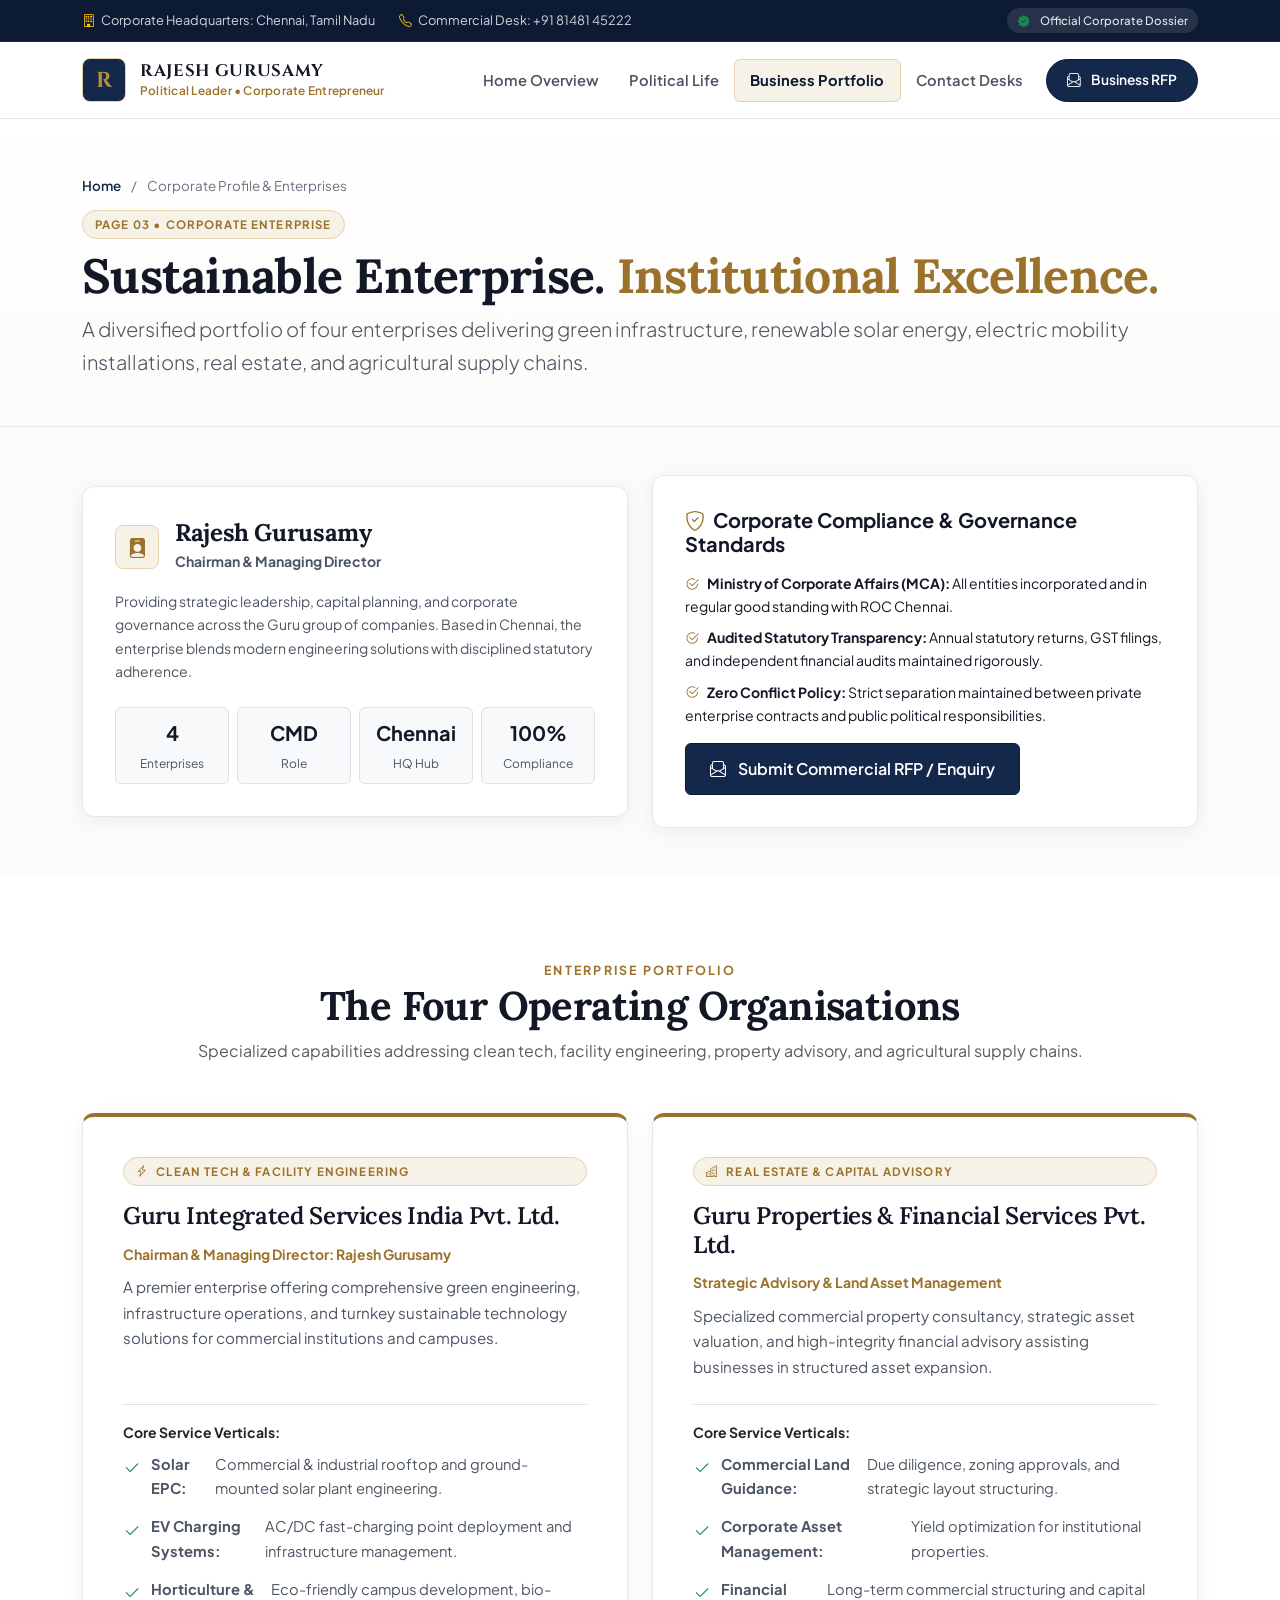
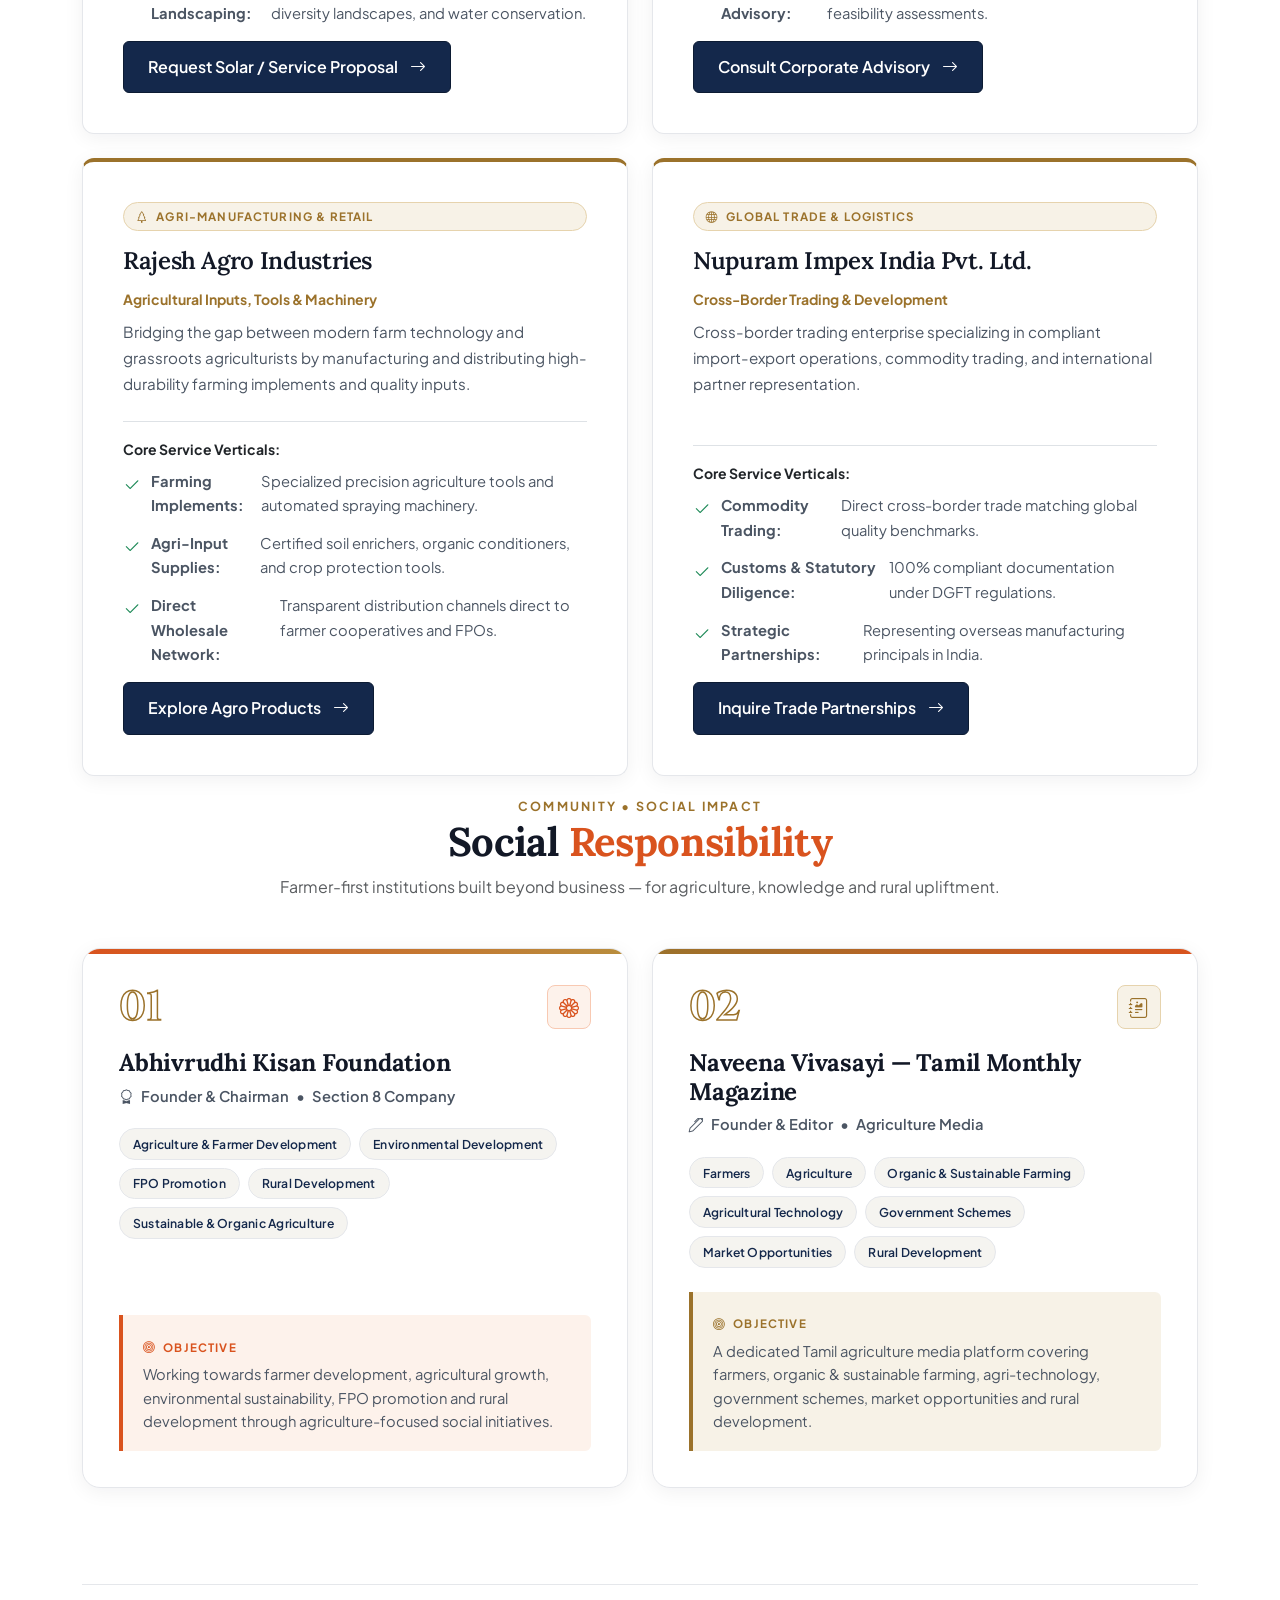
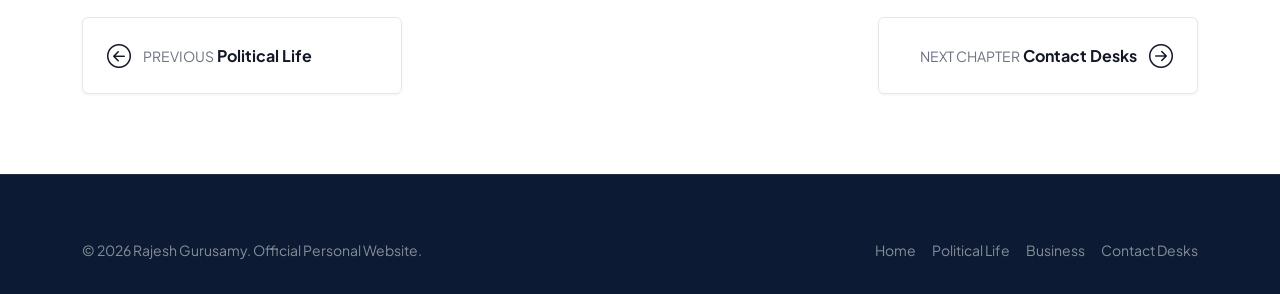
<file: business.html>
<!DOCTYPE html>
<html lang="en">
<head>
  <meta charset="UTF-8" />
  <meta name="viewport" content="width=device-width, initial-scale=1.0" />
  <title>Corporate Portfolio &amp; Enterprises |  Rajesh Gurusamy — Chairman &amp; MD</title>
  <meta name="description" content="Official corporate profile and business enterprises of  Rajesh Gurusamy — Chairman & Managing Director of Guru Integrated Services, Guru Properties, Rajesh Agro Industries, and Nupuram Impex." />
  
  <link href="https://cdn.jsdelivr.net/npm/bootstrap@5.3.3/dist/css/bootstrap.min.css" rel="stylesheet">
  <link href="https://cdn.jsdelivr.net/npm/bootstrap-icons@1.11.3/font/bootstrap-icons.min.css" rel="stylesheet">
  <link rel="preconnect" href="https://fonts.googleapis.com">
  <link rel="preconnect" href="https://fonts.gstatic.com" crossorigin>
  <link href="https://fonts.googleapis.com/css2?family=Cinzel:wght@500;600;700&family=Lora:ital,wght@0,400;0,500;0,600;1,400&family=Plus+Jakarta+Sans:wght@300;400;500;600;700&display=swap" rel="stylesheet">
  <link rel="stylesheet" href="css/style.css">
  <link rel="icon" href="data:image/svg+xml,<svg xmlns='http://www.w3.org/2000/svg' viewBox='0 0 100 100'><rect width='100' height='100' rx='12' fill='%230C1B33'/><text x='50' y='68' font-size='50' text-anchor='middle' fill='%23B88D3D' font-family='serif' font-weight='bold'>R</text></svg>">
</head>
<body>

  <!-- TOP BAR -->
  <aside class="topbar d-none d-lg-block">
    <div class="container d-flex justify-content-between align-items-center">
      <div class="d-flex gap-4">
        <span><i class="bi bi-building me-1 text-warning"></i> Corporate Headquarters: Chennai, Tamil Nadu</span>
        <span><i class="bi bi-telephone me-1 text-warning"></i> Commercial Desk: +91 81481 45222</span>
      </div>
      <div>
        <span class="topbar-badge"><i class="bi bi-patch-check-fill text-success me-1"></i> Official Corporate Dossier</span>
      </div>
    </div>
  </aside>

  <!-- NAVBAR -->
  <nav id="mainNav" class="navbar navbar-expand-lg sticky-top">
    <div class="container">
      <a class="brand-wrapper" href="index.html">
        <div class="brand-emblem">R</div>
        <div class="brand-details">
          <span class="brand-name"> RAJESH GURUSAMY</span>
          <span class="brand-role">Political Leader &bull; Corporate Entrepreneur</span>
        </div>
      </a>
      
      <button class="navbar-toggler border-0" type="button" data-bs-toggle="collapse" data-bs-target="#navMenu">
        <i class="bi bi-list fs-2 text-dark"></i>
      </button>

      <div class="collapse navbar-collapse" id="navMenu">
        <ul class="navbar-nav ms-auto align-items-lg-center">
          <li class="nav-item"><a class="nav-link" href="index.html">Home Overview</a></li>
          <li class="nav-item"><a class="nav-link" href="public-life.html">Political Life</a></li>
          <li class="nav-item"><a class="nav-link active" href="business.html">Business Portfolio</a></li>
          <li class="nav-item"><a class="nav-link" href="contact.html">Contact Desks</a></li>
          <li class="nav-item ms-lg-2 mt-3 mt-lg-0">
            <a href="contact.html" class="nav-btn-action"><i class="bi bi-envelope-paper me-1"></i> Business RFP</a>
          </li>
        </ul>
      </div>
    </div>
  </nav>

  <!-- PAGE HERO -->
  <header class="page-hero">
    <div class="container">
      <div class="breadcrumb-nav">
        <a href="index.html">Home</a> <span class="mx-2">/</span> Corporate Profile &amp; Enterprises
      </div>
      <span class="pillar-head-tag head-tag-business mb-2">PAGE 03 • CORPORATE ENTERPRISE</span>
      <h1 class="display-5 fw-bold mb-2">Sustainable Enterprise. <span class="brass-text">Institutional Excellence.</span></h1>
      <p class="lead max-w-700 mb-0">
        A diversified portfolio of four enterprises delivering green infrastructure, renewable solar energy, electric mobility installations, real estate, and agricultural supply chains.
      </p>
    </div>
  </header>

  <!-- CMD LEADERSHIP & STATUTORY GOVERNANCE -->
  <section class="py-5" style="background: var(--bg-canvas);">
    <div class="container">
      <div class="row g-4 align-items-center">
        <!-- CMD Overview -->
        <div class="col-lg-6 reveal">
          <div class="glass-card">
            <div class="d-flex align-items-center gap-3 mb-3">
              <div class="stat-badge-icon icon-gold">
                <i class="bi bi-person-badge-fill"></i>
              </div>
              <div>
                <h4 class="fw-bold mb-0">Rajesh Gurusamy</h4>
                <small class="brass-text fw-bold">Chairman &amp; Managing Director</small>
              </div>
            </div>
            <p class="small">
              Providing strategic leadership, capital planning, and corporate governance across the Guru group of companies. Based in Chennai, the enterprise blends modern engineering solutions with disciplined statutory adherence.
            </p>
            <div class="row g-2 pt-2 text-center">
              <div class="col-6 col-sm-3">
                <div class="p-2 rounded bg-light border">
                  <strong class="d-block fs-5 text-dark">4</strong>
                  <small class="text-muted" style="font-size:0.75rem;">Enterprises</small>
                </div>
              </div>
              <div class="col-6 col-sm-3">
                <div class="p-2 rounded bg-light border">
                  <strong class="d-block fs-5 text-dark">CMD</strong>
                  <small class="text-muted" style="font-size:0.75rem;">Role</small>
                </div>
              </div>
              <div class="col-6 col-sm-3">
                <div class="p-2 rounded bg-light border">
                  <strong class="d-block fs-5 text-dark">Chennai</strong>
                  <small class="text-muted" style="font-size:0.75rem;">HQ Hub</small>
                </div>
              </div>
              <div class="col-6 col-sm-3">
                <div class="p-2 rounded bg-light border">
                  <strong class="d-block fs-5 text-dark">100%</strong>
                  <small class="text-muted" style="font-size:0.75rem;">Compliance</small>
                </div>
              </div>
            </div>
          </div>
        </div>

        <!-- Governance & Ethics -->
        <div class="col-lg-6 reveal">
          <div class="glass-card" style="border-left: 4px solid var(--brass);">
            <h5 class="fw-bold mb-3"><i class="bi bi-shield-check brass-text me-2"></i>Corporate Compliance &amp; Governance Standards</h5>
            <ul class="list-unstyled small d-grid gap-2 mb-3">
              <li><i class="bi bi-check2-circle brass-text me-2"></i><strong>Ministry of Corporate Affairs (MCA):</strong> All entities incorporated and in regular good standing with ROC Chennai.</li>
              <li><i class="bi bi-check2-circle brass-text me-2"></i><strong>Audited Statutory Transparency:</strong> Annual statutory returns, GST filings, and independent financial audits maintained rigorously.</li>
              <li><i class="bi bi-check2-circle brass-text me-2"></i><strong>Zero Conflict Policy:</strong> Strict separation maintained between private enterprise contracts and public political responsibilities.</li>
            </ul>
            <a href="contact.html" class="btn-solid-navy">
              <i class="bi bi-envelope-paper me-1"></i> Submit Commercial RFP / Enquiry
            </a>
          </div>
        </div>
      </div>
    </div>
  </section>

  <!-- THE FOUR ENTERPRISES SHOWCASE -->
  <section class="section-editorial-pillars" style="background: #ffffff; padding: 5rem 0;">
    <div class="container">
      <div class="text-center max-w-700 mx-auto mb-5 reveal">
        <span class="section-label">Enterprise Portfolio</span>
        <h2 class="serif-title display-6 fw-bold">The Four Operating Organisations</h2>
        <p class="text-muted">Specialized capabilities addressing clean tech, facility engineering, property advisory, and agricultural supply chains.</p>
      </div>

      <div class="row g-4">
        
        <!-- Company 1: Guru Integrated Services -->
        <div class="col-md-6 reveal">
          <div class="editorial-pillar-card pillar-business">
            <span class="pillar-head-tag head-tag-business"><i class="bi bi-lightning-charge me-1"></i> Clean Tech &amp; Facility Engineering</span>
            <h3 class="pillar-title fs-4">Guru Integrated Services India Pvt. Ltd.</h3>
            <small class="brass-text fw-bold d-block mb-2">Chairman &amp; Managing Director: Rajesh Gurusamy</small>
            <p class="pillar-description small">
              A premier enterprise offering comprehensive green engineering, infrastructure operations, and turnkey sustainable technology solutions for commercial institutions and campuses.
            </p>
            <div class="border-top pt-3 mt-auto">
              <strong class="d-block small mb-2 text-dark">Core Service Verticals:</strong>
              <ul class="pillar-points small mb-3">
                <li><i class="bi bi-check2 text-success"></i> <strong>Solar EPC:</strong> Commercial &amp; industrial rooftop and ground-mounted solar plant engineering.</li>
                <li><i class="bi bi-check2 text-success"></i> <strong>EV Charging Systems:</strong> AC/DC fast-charging point deployment and infrastructure management.</li>
                <li><i class="bi bi-check2 text-success"></i> <strong>Horticulture &amp; Landscaping:</strong> Eco-friendly campus development, bio-diversity landscapes, and water conservation.</li>
              </ul>
              <a href="contact.html" class="btn-solid-navy">
                Request Solar / Service Proposal <i class="bi bi-arrow-right ms-1"></i>
              </a>
            </div>
          </div>
        </div>

        <!-- Company 2: Guru Properties & Financial Services -->
        <div class="col-md-6 reveal">
          <div class="editorial-pillar-card pillar-business">
            <span class="pillar-head-tag head-tag-business"><i class="bi bi-buildings me-1"></i> Real Estate &amp; Capital Advisory</span>
            <h3 class="pillar-title fs-4">Guru Properties &amp; Financial Services Pvt. Ltd.</h3>
            <small class="brass-text fw-bold d-block mb-2">Strategic Advisory &amp; Land Asset Management</small>
            <p class="pillar-description small">
              Specialized commercial property consultancy, strategic asset valuation, and high-integrity financial advisory assisting businesses in structured asset expansion.
            </p>
            <div class="border-top pt-3 mt-auto">
              <strong class="d-block small mb-2 text-dark">Core Service Verticals:</strong>
              <ul class="pillar-points small mb-3">
                <li><i class="bi bi-check2 text-success"></i> <strong>Commercial Land Guidance:</strong> Due diligence, zoning approvals, and strategic layout structuring.</li>
                <li><i class="bi bi-check2 text-success"></i> <strong>Corporate Asset Management:</strong> Yield optimization for institutional properties.</li>
                <li><i class="bi bi-check2 text-success"></i> <strong>Financial Advisory:</strong> Long-term commercial structuring and capital feasibility assessments.</li>
              </ul>
              <a href="contact.html" class="btn-solid-navy">
                Consult Corporate Advisory <i class="bi bi-arrow-right ms-1"></i>
              </a>
            </div>
          </div>
        </div>

        <!-- Company 3: Rajesh Agro Industries -->
        <div class="col-md-6 reveal">
          <div class="editorial-pillar-card pillar-business">
            <span class="pillar-head-tag head-tag-business"><i class="bi bi-tree me-1"></i> Agri-Manufacturing &amp; Retail</span>
            <h3 class="pillar-title fs-4">Rajesh Agro Industries</h3>
            <small class="brass-text fw-bold d-block mb-2">Agricultural Inputs, Tools &amp; Machinery</small>
            <p class="pillar-description small">
              Bridging the gap between modern farm technology and grassroots agriculturists by manufacturing and distributing high-durability farming implements and quality inputs.
            </p>
            <div class="border-top pt-3 mt-auto">
              <strong class="d-block small mb-2 text-dark">Core Service Verticals:</strong>
              <ul class="pillar-points small mb-3">
                <li><i class="bi bi-check2 text-success"></i> <strong>Farming Implements:</strong> Specialized precision agriculture tools and automated spraying machinery.</li>
                <li><i class="bi bi-check2 text-success"></i> <strong>Agri-Input Supplies:</strong> Certified soil enrichers, organic conditioners, and crop protection tools.</li>
                <li><i class="bi bi-check2 text-success"></i> <strong>Direct Wholesale Network:</strong> Transparent distribution channels direct to farmer cooperatives and FPOs.</li>
              </ul>
              <a href="contact.html" class="btn-solid-navy">
                Explore Agro Products <i class="bi bi-arrow-right ms-1"></i>
              </a>
            </div>
          </div>
        </div>

        <!-- Company 4: Nupuram Impex India -->
        <div class="col-md-6 reveal">
          <div class="editorial-pillar-card pillar-business">
            <span class="pillar-head-tag head-tag-business"><i class="bi bi-globe me-1"></i> Global Trade &amp; Logistics</span>
            <h3 class="pillar-title fs-4">Nupuram Impex India Pvt. Ltd.</h3>
            <small class="brass-text fw-bold d-block mb-2">Cross-Border Trading &amp; Development</small>
            <p class="pillar-description small">
              Cross-border trading enterprise specializing in compliant import-export operations, commodity trading, and international partner representation.
            </p>
            <div class="border-top pt-3 mt-auto">
              <strong class="d-block small mb-2 text-dark">Core Service Verticals:</strong>
              <ul class="pillar-points small mb-3">
                <li><i class="bi bi-check2 text-success"></i> <strong>Commodity Trading:</strong> Direct cross-border trade matching global quality benchmarks.</li>
                <li><i class="bi bi-check2 text-success"></i> <strong>Customs &amp; Statutory Diligence:</strong> 100% compliant documentation under DGFT regulations.</li>
                <li><i class="bi bi-check2 text-success"></i> <strong>Strategic Partnerships:</strong> Representing overseas manufacturing principals in India.</li>
              </ul>
              <a href="contact.html" class="btn-solid-navy">
                Inquire Trade Partnerships <i class="bi bi-arrow-right ms-1"></i>
              </a>
            </div>
          </div>
        </div>

      </div>

      <!-- Social Responsibility -->
      <section class="sr-design reveal">
        <div class="container p-0">
          <div class="text-center max-w-700 mx-auto mb-5">
            <span class="section-label">Community • Social Impact</span>
            <h2 class="serif-title display-6 fw-bold">Social <span class="saffron-text">Responsibility</span></h2>
            <p class="text-muted mb-0">Farmer-first institutions built beyond business — for agriculture, knowledge and rural upliftment.</p>
          </div>

          <div class="row g-4">
            <!-- Card 1: Foundation -->
            <div class="col-lg-6">
              <article class="sr-card sr-card-saffron h-100">
                <div class="sr-card-top">
                  <span class="sr-num">01</span>
                  <div class="stat-badge-icon icon-saffron"><i class="bi bi-flower1"></i></div>
                </div>
                <h3 class="fw-bold fs-4">Abhivrudhi Kisan Foundation</h3>
                <p class="sr-role"><i class="bi bi-award me-1"></i> Founder &amp; Chairman <span class="mx-1">•</span> Section 8 Company</p>
                <div class="sr-tags">
                  <span>Agriculture &amp; Farmer Development</span>
                  <span>Environmental Development</span>
                  <span>FPO Promotion</span>
                  <span>Rural Development</span>
                  <span>Sustainable &amp; Organic Agriculture</span>
                </div>
                <div class="sr-objective">
                  <span class="sr-objective-label"><i class="bi bi-bullseye me-1"></i> Objective</span>
                  <p class="mb-0">Working towards farmer development, agricultural growth, environmental sustainability, FPO promotion and rural development through agriculture-focused social initiatives.</p>
                </div>
              </article>
            </div>

            <!-- Card 2: Magazine -->
            <div class="col-lg-6">
              <article class="sr-card sr-card-brass h-100">
                <div class="sr-card-top">
                  <span class="sr-num">02</span>
                  <div class="stat-badge-icon icon-gold"><i class="bi bi-journal-richtext"></i></div>
                </div>
                <h3 class="fw-bold fs-4">Naveena Vivasayi — Tamil Monthly Magazine</h3>
                <p class="sr-role"><i class="bi bi-pen me-1"></i> Founder &amp; Editor <span class="mx-1">•</span> Agriculture Media</p>
                <div class="sr-tags">
                  <span>Farmers</span>
                  <span>Agriculture</span>
                  <span>Organic &amp; Sustainable Farming</span>
                  <span>Agricultural Technology</span>
                  <span>Government Schemes</span>
                  <span>Market Opportunities</span>
                  <span>Rural Development</span>
                </div>
                <div class="sr-objective">
                  <span class="sr-objective-label"><i class="bi bi-bullseye me-1"></i> Objective</span>
                  <p class="mb-0">A dedicated Tamil agriculture media platform covering farmers, organic &amp; sustainable farming, agri-technology, government schemes, market opportunities and rural development.</p>
                </div>
              </article>
            </div>
          </div>
        </div>
      </section>

      <!-- Pager Navigation -->
      <div class="page-pager">
        <a href="public-life.html" class="pager-card">
          <i class="bi bi-arrow-left-circle fs-4"></i>
          <div>
            <small>PREVIOUS</small>
            <strong>Political Life</strong>
          </div>
        </a>
        <a href="contact.html" class="pager-card next">
          <div>
            <small>NEXT CHAPTER</small>
            <strong>Contact Desks</strong>
          </div>
          <i class="bi bi-arrow-right-circle fs-4"></i>
        </a>
      </div>

    </div>
  </section>

  <!-- FOOTER -->
  <footer class="footer-editorial">
    <div class="container">
      <div class="d-flex flex-column flex-md-row justify-content-between align-items-center small text-white-50">
        <div>&copy; <span id="year"></span>  Rajesh Gurusamy. Official Personal Website.</div>
        <div class="d-flex gap-3 mt-2 mt-md-0">
          <a href="index.html" class="text-white-50 text-decoration-none">Home</a>
          <a href="public-life.html" class="text-white-50 text-decoration-none">Political Life</a>
          <a href="business.html" class="text-white-50 text-decoration-none">Business</a>
          <a href="contact.html" class="text-white-50 text-decoration-none">Contact Desks</a>
        </div>
      </div>
    </div>
  </footer>

  <button id="backTop" class="back-to-top-btn" aria-label="Back to top"><i class="bi bi-chevron-up"></i></button>
  <script src="https://cdn.jsdelivr.net/npm/bootstrap@5.3.3/dist/js/bootstrap.bundle.min.js"></script>
  <script src="js/main.js"></script>
</body>
</html>
</file>
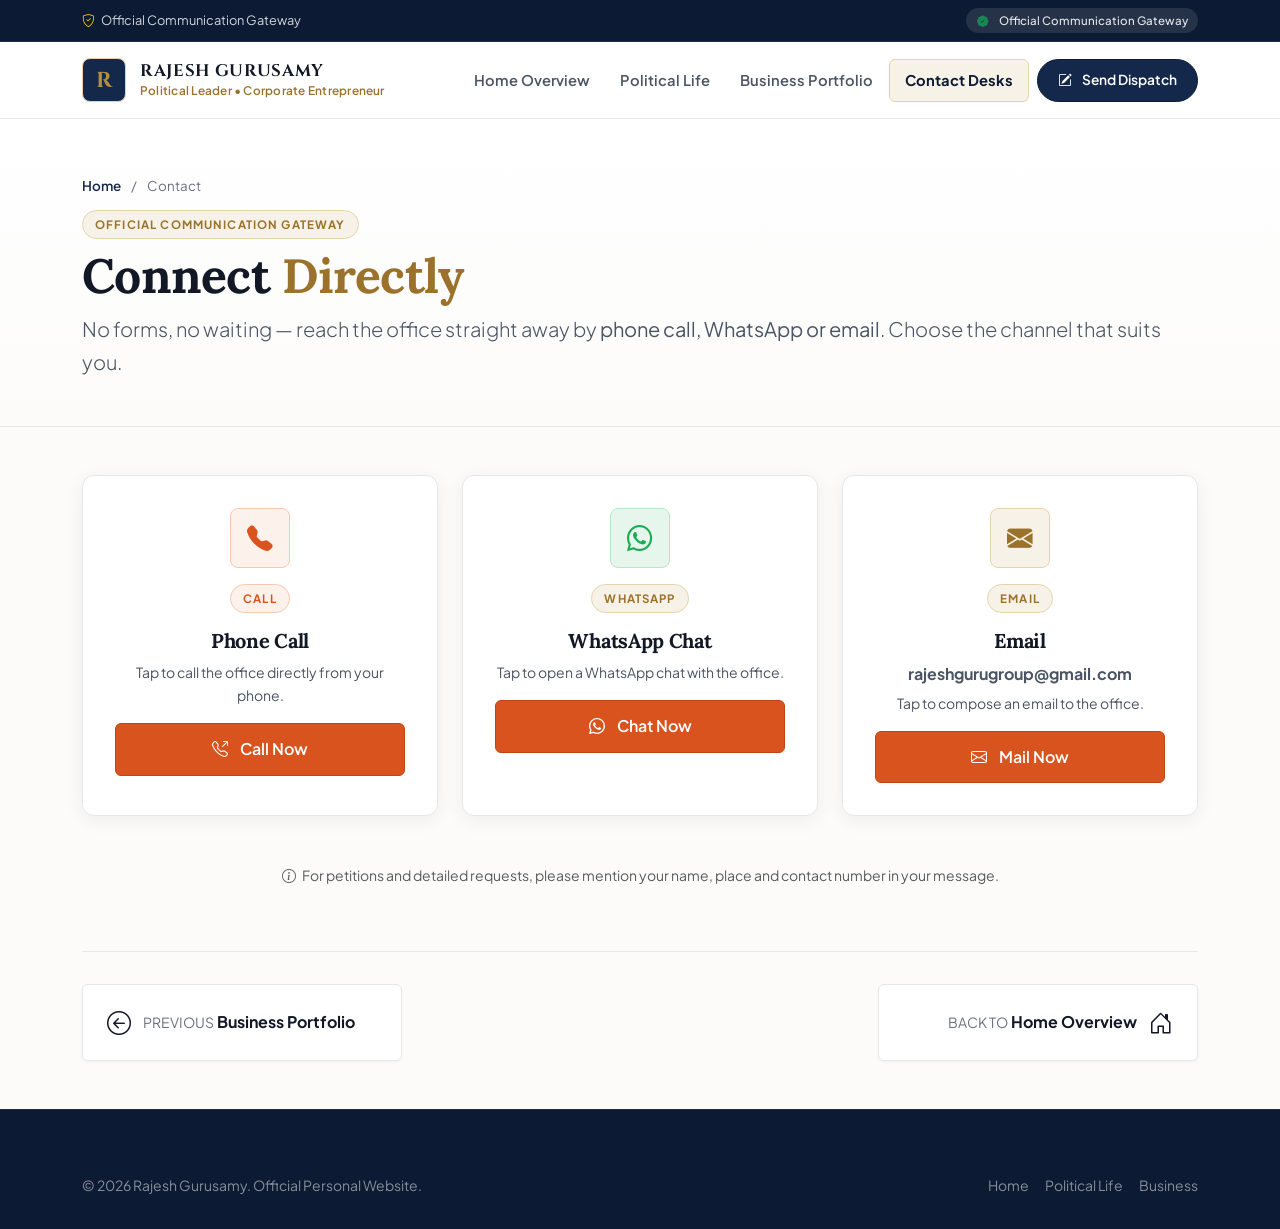
<file: contact.html>
<!DOCTYPE html>
<html lang="en">
<head>
  <meta charset="UTF-8" />
  <meta name="viewport" content="width=device-width, initial-scale=1.0" />
  <title>Contact Desks &amp; Offices |  Rajesh Gurusamy — Official Portal</title>
  <meta name="description" content="Official communication gateway for  Rajesh Gurusamy. Route inquiries to the Public & Political Office (BJP Kisan Morcha) or Corporate Executive HQ (Guru Group)." />
  
  <link href="https://cdn.jsdelivr.net/npm/bootstrap@5.3.3/dist/css/bootstrap.min.css" rel="stylesheet">
  <link href="https://cdn.jsdelivr.net/npm/bootstrap-icons@1.11.3/font/bootstrap-icons.min.css" rel="stylesheet">
  <link rel="preconnect" href="https://fonts.googleapis.com">
  <link rel="preconnect" href="https://fonts.gstatic.com" crossorigin>
  <link href="https://fonts.googleapis.com/css2?family=Cinzel:wght@500;600;700&family=Lora:ital,wght@0,400;0,500;0,600;1,400&family=Plus+Jakarta+Sans:wght@300;400;500;600;700&display=swap" rel="stylesheet">
  <link rel="stylesheet" href="css/style.css">
  <link rel="icon" href="data:image/svg+xml,<svg xmlns='http://www.w3.org/2000/svg' viewBox='0 0 100 100'><rect width='100' height='100' rx='12' fill='%230C1B33'/><text x='50' y='68' font-size='50' text-anchor='middle' fill='%23B88D3D' font-family='serif' font-weight='bold'>R</text></svg>">
</head>
<body>

  <!-- TOP BAR -->
  <aside class="topbar d-none d-lg-block">
    <div class="container d-flex justify-content-between align-items-center">
      <div class="d-flex gap-4">
        <span><i class="bi bi-shield-check me-1 text-warning"></i> Official Communication Gateway</span>
      </div>
      <div>
        <span class="topbar-badge"><i class="bi bi-patch-check-fill text-success me-1"></i> Official Communication Gateway</span>
      </div>
    </div>
  </aside>

  <!-- NAVBAR -->
  <nav id="mainNav" class="navbar navbar-expand-lg sticky-top">
    <div class="container">
      <a class="brand-wrapper" href="index.html">
        <div class="brand-emblem">R</div>
        <div class="brand-details">
          <span class="brand-name"> RAJESH GURUSAMY</span>
          <span class="brand-role">Political Leader &bull; Corporate Entrepreneur</span>
        </div>
      </a>
      
      <button class="navbar-toggler border-0" type="button" data-bs-toggle="collapse" data-bs-target="#navMenu">
        <i class="bi bi-list fs-2 text-dark"></i>
      </button>

      <div class="collapse navbar-collapse" id="navMenu">
        <ul class="navbar-nav ms-auto align-items-lg-center">
          <li class="nav-item"><a class="nav-link" href="index.html">Home Overview</a></li>
          <li class="nav-item"><a class="nav-link" href="public-life.html">Political Life</a></li>
          <li class="nav-item"><a class="nav-link" href="business.html">Business Portfolio</a></li>
          <li class="nav-item"><a class="nav-link active" href="contact.html">Contact Desks</a></li>
          <li class="nav-item ms-lg-2 mt-3 mt-lg-0">
            <a href="#smartForm" class="nav-btn-action"><i class="bi bi-pencil-square me-1"></i> Send Dispatch</a>
          </li>
        </ul>
      </div>
    </div>
  </nav>

  <!-- PAGE HERO -->
  <header class="page-hero">
    <div class="container">
      <div class="breadcrumb-nav">
        <a href="index.html">Home</a> <span class="mx-2">/</span> Contact
      </div>
      <span class="pillar-head-tag head-tag-business mb-2">OFFICIAL COMMUNICATION GATEWAY</span>
      <h1 class="display-5 fw-bold mb-2">Connect <span class="brass-text">Directly</span></h1>
      <p class="lead max-w-700 mb-0">
        No forms, no waiting — reach the office straight away by <strong>phone call, WhatsApp or email</strong>. Choose the channel that suits you.
      </p>
    </div>
  </header>

  <!-- DUAL-DESK SMART CONTACT SECTION -->
  <section class="py-5" style="background: var(--bg-canvas);" id="smartForm">
    <div class="container">
      
      <!-- Direct Connection Channels (form removed — call / WhatsApp / email only) -->
      <div class="row g-4 mb-5">
        <div class="col-md-4 reveal">
          <a href="tel:+918148145222" class="text-decoration-none">
            <div class="glass-card h-100 text-center p-4 connect-card">
              <div class="stat-badge-icon icon-saffron mx-auto mb-3" style="width:60px;height:60px;font-size:1.6rem;"><i class="bi bi-telephone-fill"></i></div>
              <span class="pillar-head-tag head-tag-public mb-2">CALL</span>
              <h4 class="fw-bold fs-5 mt-2">Phone Call</h4>
              <p class="small text-muted mb-3">Tap to call the office directly from your phone.</p>
              <span class="btn-solid-saffron w-100"><i class="bi bi-telephone-outbound me-1"></i> Call Now</span>
            </div>
          </a>
        </div>

        <div class="col-md-4 reveal">
          <a href="https://wa.me/918148145222?text=Vanakkam%2C%20I%20would%20like%20to%20connect%20with%20your%20office." target="_blank" rel="noopener" class="text-decoration-none">
            <div class="glass-card h-100 text-center p-4 connect-card">
              <div class="stat-badge-icon mx-auto mb-3" style="width:60px;height:60px;font-size:1.6rem;background:#e7f6ec;color:#1faa55;border:1px solid #b9e6c9;"><i class="bi bi-whatsapp"></i></div>
              <span class="pillar-head-tag head-tag-business mb-2">WHATSAPP</span>
              <h4 class="fw-bold fs-5 mt-2">WhatsApp Chat</h4>
              <p class="small text-muted mb-3">Tap to open a WhatsApp chat with the office.</p>
              <span class="btn-solid-saffron w-100"><i class="bi bi-whatsapp me-1"></i> Chat Now</span>
            </div>
          </a>
        </div>

        <div class="col-md-4 reveal">
          <a href="mailto:rajeshgurugroup@gmail.com?subject=Enquiry%20for%20Shri%20Rajesh%20Gurusamy%27s%20Office" class="text-decoration-none">
            <div class="glass-card h-100 text-center p-4 connect-card">
              <div class="stat-badge-icon icon-gold mx-auto mb-3" style="width:60px;height:60px;font-size:1.6rem;"><i class="bi bi-envelope-fill"></i></div>
              <span class="pillar-head-tag head-tag-business mb-2">EMAIL</span>
              <h4 class="fw-bold fs-5 mt-2">Email</h4>
              <p class="fw-bold fs-6 mb-1 text-break">rajeshgurugroup@gmail.com</p>
              <p class="small text-muted mb-3">Tap to compose an email to the office.</p>
              <span class="btn-solid-saffron w-100"><i class="bi bi-envelope me-1"></i> Mail Now</span>
            </div>
          </a>
        </div>
      </div>

      <div class="text-center mb-5 reveal">
        <p class="small text-muted mb-0"><i class="bi bi-info-circle me-1"></i> For petitions and detailed requests, please mention your name, place and contact number in your message.</p>
      </div>

      <!-- Page Pager Navigation -->
      <div class="page-pager">
        <a href="business.html" class="pager-card">
          <i class="bi bi-arrow-left-circle fs-4"></i>
          <div>
            <small>PREVIOUS</small>
            <strong>Business Portfolio</strong>
          </div>
        </a>
        <a href="index.html" class="pager-card next">
          <div>
            <small>BACK TO</small>
            <strong>Home Overview</strong>
          </div>
          <i class="bi bi-house-door fs-4"></i>
        </a>
      </div>

    </div>
  </section>

  <!-- FOOTER -->
  <footer class="footer-editorial">
    <div class="container">
      <div class="d-flex flex-column flex-md-row justify-content-between align-items-center small text-white-50">
        <div>&copy; <span id="year"></span>  Rajesh Gurusamy. Official Personal Website.</div>
        <div class="d-flex gap-3 mt-2 mt-md-0">
          <a href="index.html" class="text-white-50 text-decoration-none">Home</a>
          <a href="public-life.html" class="text-white-50 text-decoration-none">Political Life</a>
          <a href="business.html" class="text-white-50 text-decoration-none">Business</a>
        </div>
      </div>
    </div>
  </footer>

  <button id="backTop" class="back-to-top-btn" aria-label="Back to top"><i class="bi bi-chevron-up"></i></button>
  <script src="https://cdn.jsdelivr.net/npm/bootstrap@5.3.3/dist/js/bootstrap.bundle.min.js"></script>
  <script src="js/main.js"></script>
</body>
</html>
</file>
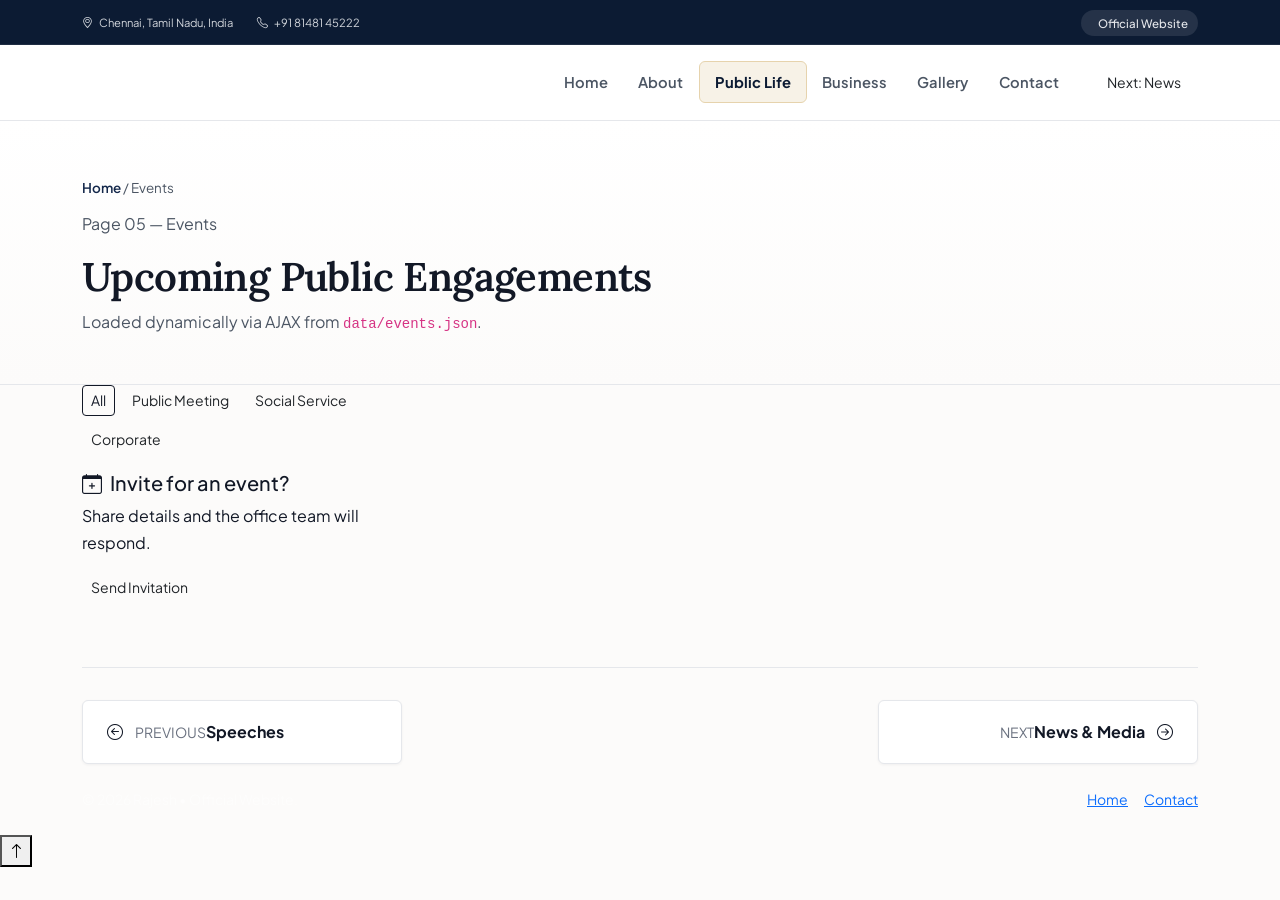
<file: events.html>
<!DOCTYPE html>
<html lang="en">
<head>
  <meta charset="UTF-8" /><meta name="viewport" content="width=device-width, initial-scale=1.0" />
  <title>Events |  Rajesh — Official Website</title>
  <link href="https://cdn.jsdelivr.net/npm/bootstrap@5.3.3/dist/css/bootstrap.min.css" rel="stylesheet">
  <link href="https://cdn.jsdelivr.net/npm/bootstrap-icons@1.11.3/font/bootstrap-icons.min.css" rel="stylesheet">
  <link href="https://fonts.googleapis.com/css2?family=Playfair+Display:wght@500;600;700;800&family=Inter:wght@300;400;500;600;700&display=swap" rel="stylesheet">
  <link rel="stylesheet" href="css/style.css">
</head>
<body>
<div class="topbar d-none d-lg-block"><div class="container d-flex justify-content-between align-items-center">
  <div class="d-flex gap-4 small"><span><i class="bi bi-geo-alt me-1"></i> Chennai, Tamil Nadu, India</span><span><i class="bi bi-telephone me-1"></i> +91 81481 45222</span></div>
  <div><span class="topbar-badge"><span class="dot"></span> Official Website</span></div>
</div></div>
<nav id="mainNav" class="navbar navbar-expand-lg navbar-dark sticky-top"><div class="container">
  <a class="navbar-brand d-flex align-items-center gap-3" href="index.html"><span class="brand-mono">R</span><span class="brand-text"><strong> RAJESH</strong><small>Public Leader <span class="gold-dot">•</span> Entrepreneur</small></span></a>
  <button class="navbar-toggler" type="button" data-bs-toggle="collapse" data-bs-target="#navMenu"><span class="navbar-toggler-icon"></span></button>
  <div class="collapse navbar-collapse" id="navMenu"><ul class="navbar-nav ms-auto align-items-lg-center">
    <li class="nav-item"><a class="nav-link" href="index.html">Home</a></li>
    <li class="nav-item"><a class="nav-link" href="about.html">About</a></li>
    <li class="nav-item"><a class="nav-link active" href="public-life.html">Public Life</a></li>
    <li class="nav-item"><a class="nav-link" href="business.html">Business</a></li>
    <li class="nav-item"><a class="nav-link" href="gallery.html">Gallery</a></li>
    <li class="nav-item"><a class="nav-link" href="contact.html">Contact</a></li>
    <li class="nav-item ms-lg-3 d-flex gap-2 py-2 py-lg-0"><a href="news.html" class="btn btn-gold btn-sm px-3">Next: News</a></li>
  </ul></div>
</div></nav>

<header class="page-hero"><div class="container position-relative">
  <p class="breadcrumb-nav"><a href="index.html">Home</a> / Events</p>
  <p class="section-eyebrow light">Page 05 — Events</p>
  <h1>Upcoming <span class="gold-text">Public Engagements</span></h1>
  <p class="text-white-50 mb-0">Loaded dynamically via AJAX from <code>data/events.json</code>.</p>
</div></header>

<section class="section section-cream"><div class="container">
  <div class="row g-5">
    <div class="col-lg-4">
      <div class="event-filter d-flex flex-wrap gap-2 mb-3">
        <button class="btn btn-sm btn-navy active" data-event-filter="all">All</button>
        <button class="btn btn-sm btn-outline-navy" data-event-filter="public">Public Meeting</button>
        <button class="btn btn-sm btn-outline-navy" data-event-filter="social">Social Service</button>
        <button class="btn btn-sm btn-outline-navy" data-event-filter="corporate">Corporate</button>
      </div>
      <div class="cta-box"><h5><i class="bi bi-calendar-plus me-2"></i>Invite for an event?</h5><p>Share details and the office team will respond.</p><a href="contact.html" class="btn btn-gold btn-sm">Send Invitation</a></div>
    </div>
    <div class="col-lg-8"><div id="eventsList" class="d-flex flex-column gap-3"></div></div>
  </div>
  <div class="page-pager">
    <a href="speeches.html" class="pager-card"><i class="bi bi-arrow-left-circle"></i><div><small>PREVIOUS</small><strong>Speeches</strong></div></a>
    <a href="news.html" class="pager-card next"><div><small>NEXT</small><strong>News &amp; Media</strong></div><i class="bi bi-arrow-right-circle"></i></a>
  </div>
</div></section>

<footer class="footer"><div class="container"><div class="d-flex flex-column flex-md-row justify-content-between align-items-center gap-2 py-4 small">
  <span class="text-white-50">© <span id="year"></span>  Rajesh • Official Website.</span>
  <span class="d-flex gap-3"><a href="index.html">Home</a><a href="contact.html">Contact</a></span>
</div></div></footer>
<button id="backTop" aria-label="Back to top"><i class="bi bi-arrow-up"></i></button>
<script src="https://cdn.jsdelivr.net/npm/bootstrap@5.3.3/dist/js/bootstrap.bundle.min.js"></script>
<script src="js/main.js"></script>
</body>
</html>
</file>
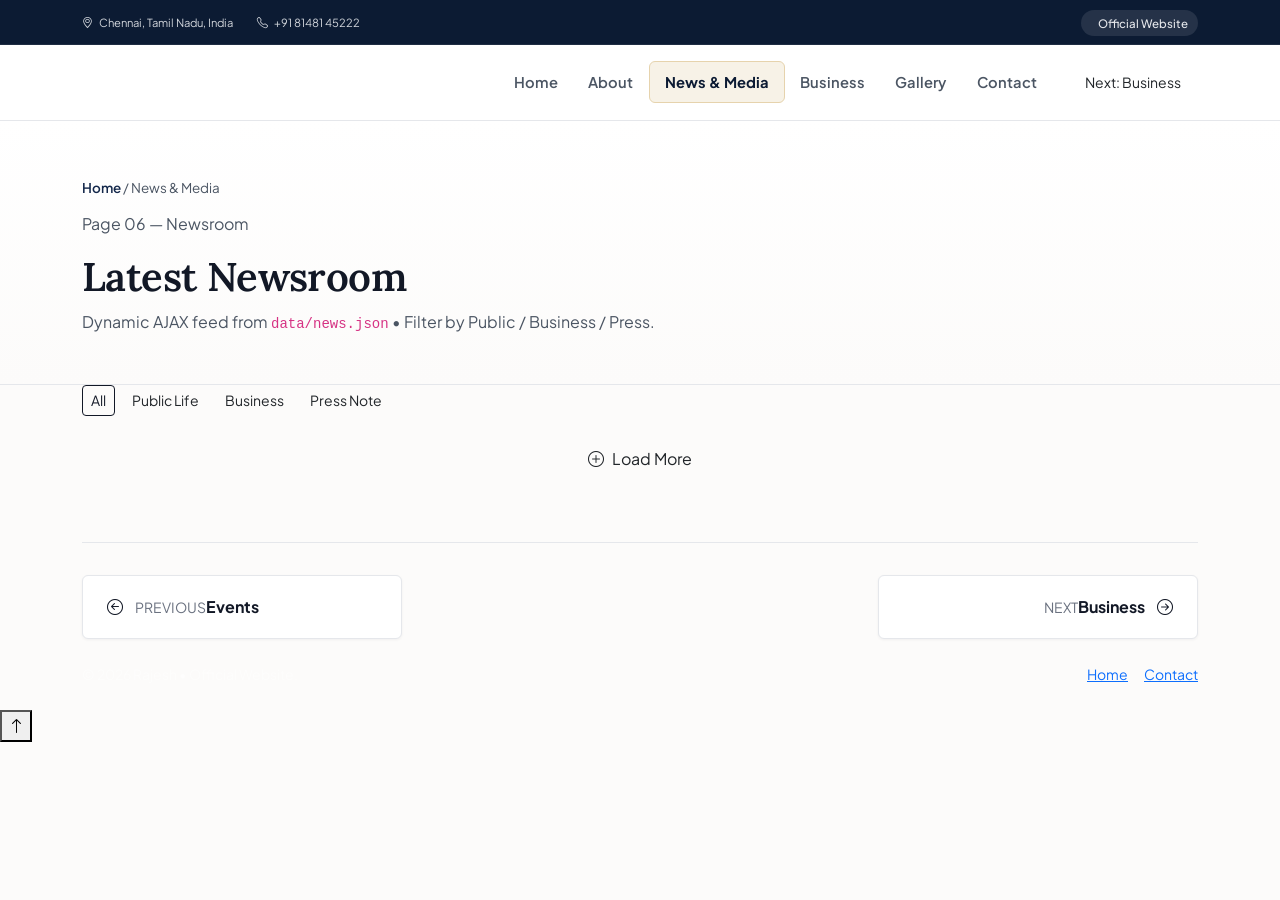
<file: news.html>
<!DOCTYPE html>
<html lang="en">
<head>
  <meta charset="UTF-8" /><meta name="viewport" content="width=device-width, initial-scale=1.0" />
  <title>News & Media |  Rajesh — Official Website</title>
  <link href="https://cdn.jsdelivr.net/npm/bootstrap@5.3.3/dist/css/bootstrap.min.css" rel="stylesheet">
  <link href="https://cdn.jsdelivr.net/npm/bootstrap-icons@1.11.3/font/bootstrap-icons.min.css" rel="stylesheet">
  <link href="https://fonts.googleapis.com/css2?family=Playfair+Display:wght@500;600;700;800&family=Inter:wght@300;400;500;600;700&display=swap" rel="stylesheet">
  <link rel="stylesheet" href="css/style.css">
</head>
<body>
<div class="topbar d-none d-lg-block"><div class="container d-flex justify-content-between align-items-center">
  <div class="d-flex gap-4 small"><span><i class="bi bi-geo-alt me-1"></i> Chennai, Tamil Nadu, India</span><span><i class="bi bi-telephone me-1"></i> +91 81481 45222</span></div>
  <div><span class="topbar-badge"><span class="dot"></span> Official Website</span></div>
</div></div>
<nav id="mainNav" class="navbar navbar-expand-lg navbar-dark sticky-top"><div class="container">
  <a class="navbar-brand d-flex align-items-center gap-3" href="index.html"><span class="brand-mono">R</span><span class="brand-text"><strong> RAJESH</strong><small>Public Leader <span class="gold-dot">•</span> Entrepreneur</small></span></a>
  <button class="navbar-toggler" type="button" data-bs-toggle="collapse" data-bs-target="#navMenu"><span class="navbar-toggler-icon"></span></button>
  <div class="collapse navbar-collapse" id="navMenu"><ul class="navbar-nav ms-auto align-items-lg-center">
    <li class="nav-item"><a class="nav-link" href="index.html">Home</a></li>
    <li class="nav-item"><a class="nav-link" href="about.html">About</a></li>
    <li class="nav-item"><a class="nav-link active" href="news.html">News &amp; Media</a></li>
    <li class="nav-item"><a class="nav-link" href="business.html">Business</a></li>
    <li class="nav-item"><a class="nav-link" href="gallery.html">Gallery</a></li>
    <li class="nav-item"><a class="nav-link" href="contact.html">Contact</a></li>
    <li class="nav-item ms-lg-3 d-flex gap-2 py-2 py-lg-0"><a href="business.html" class="btn btn-gold btn-sm px-3">Next: Business</a></li>
  </ul></div>
</div></nav>

<header class="page-hero"><div class="container position-relative">
  <p class="breadcrumb-nav"><a href="index.html">Home</a> / News &amp; Media</p>
  <p class="section-eyebrow light">Page 06 — Newsroom</p>
  <h1>Latest <span class="gold-text">Newsroom</span></h1>
  <p class="text-white-50 mb-0">Dynamic AJAX feed from <code>data/news.json</code> • Filter by Public / Business / Press.</p>
</div></header>

<section class="section section-light"><div class="container">
  <div class="d-flex flex-wrap gap-2 mb-4" id="newsFilters">
    <button class="btn btn-sm btn-navy active" data-news-filter="all">All</button>
    <button class="btn btn-sm btn-outline-navy" data-news-filter="public">Public Life</button>
    <button class="btn btn-sm btn-outline-navy" data-news-filter="business">Business</button>
    <button class="btn btn-sm btn-outline-navy" data-news-filter="press">Press Note</button>
  </div>
  <div class="row g-4" id="newsGrid"></div>
  <div class="text-center mt-4"><button class="btn btn-outline-navy" id="btnMoreNews"><i class="bi bi-plus-circle me-2"></i>Load More</button></div>
  <div class="page-pager">
    <a href="events.html" class="pager-card"><i class="bi bi-arrow-left-circle"></i><div><small>PREVIOUS</small><strong>Events</strong></div></a>
    <a href="business.html" class="pager-card next"><div><small>NEXT</small><strong>Business</strong></div><i class="bi bi-arrow-right-circle"></i></a>
  </div>
</div></section>

<footer class="footer"><div class="container"><div class="d-flex flex-column flex-md-row justify-content-between align-items-center gap-2 py-4 small">
  <span class="text-white-50">© <span id="year"></span>  Rajesh • Official Website.</span>
  <span class="d-flex gap-3"><a href="index.html">Home</a><a href="contact.html">Contact</a></span>
</div></div></footer>
<button id="backTop" aria-label="Back to top"><i class="bi bi-arrow-up"></i></button>
<script src="https://cdn.jsdelivr.net/npm/bootstrap@5.3.3/dist/js/bootstrap.bundle.min.js"></script>
<script src="js/main.js"></script>
</body>
</html>
</file>
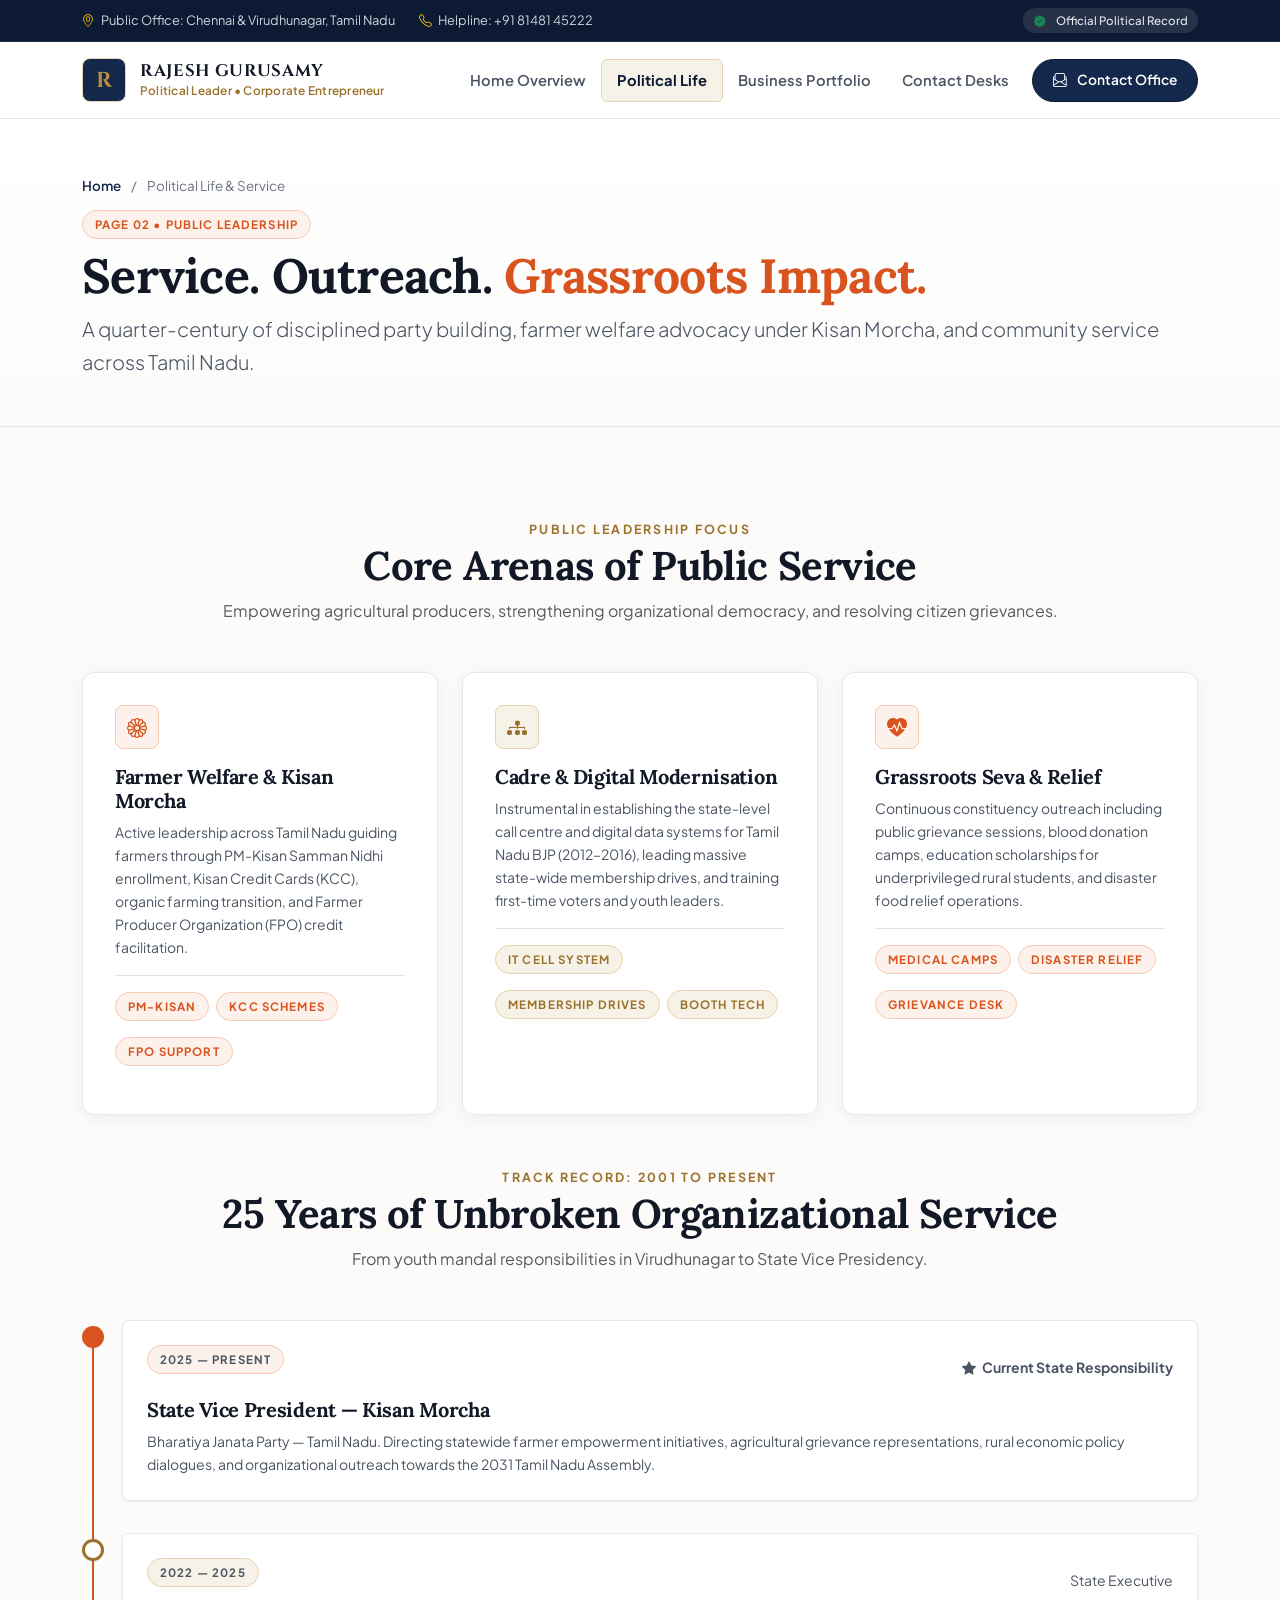
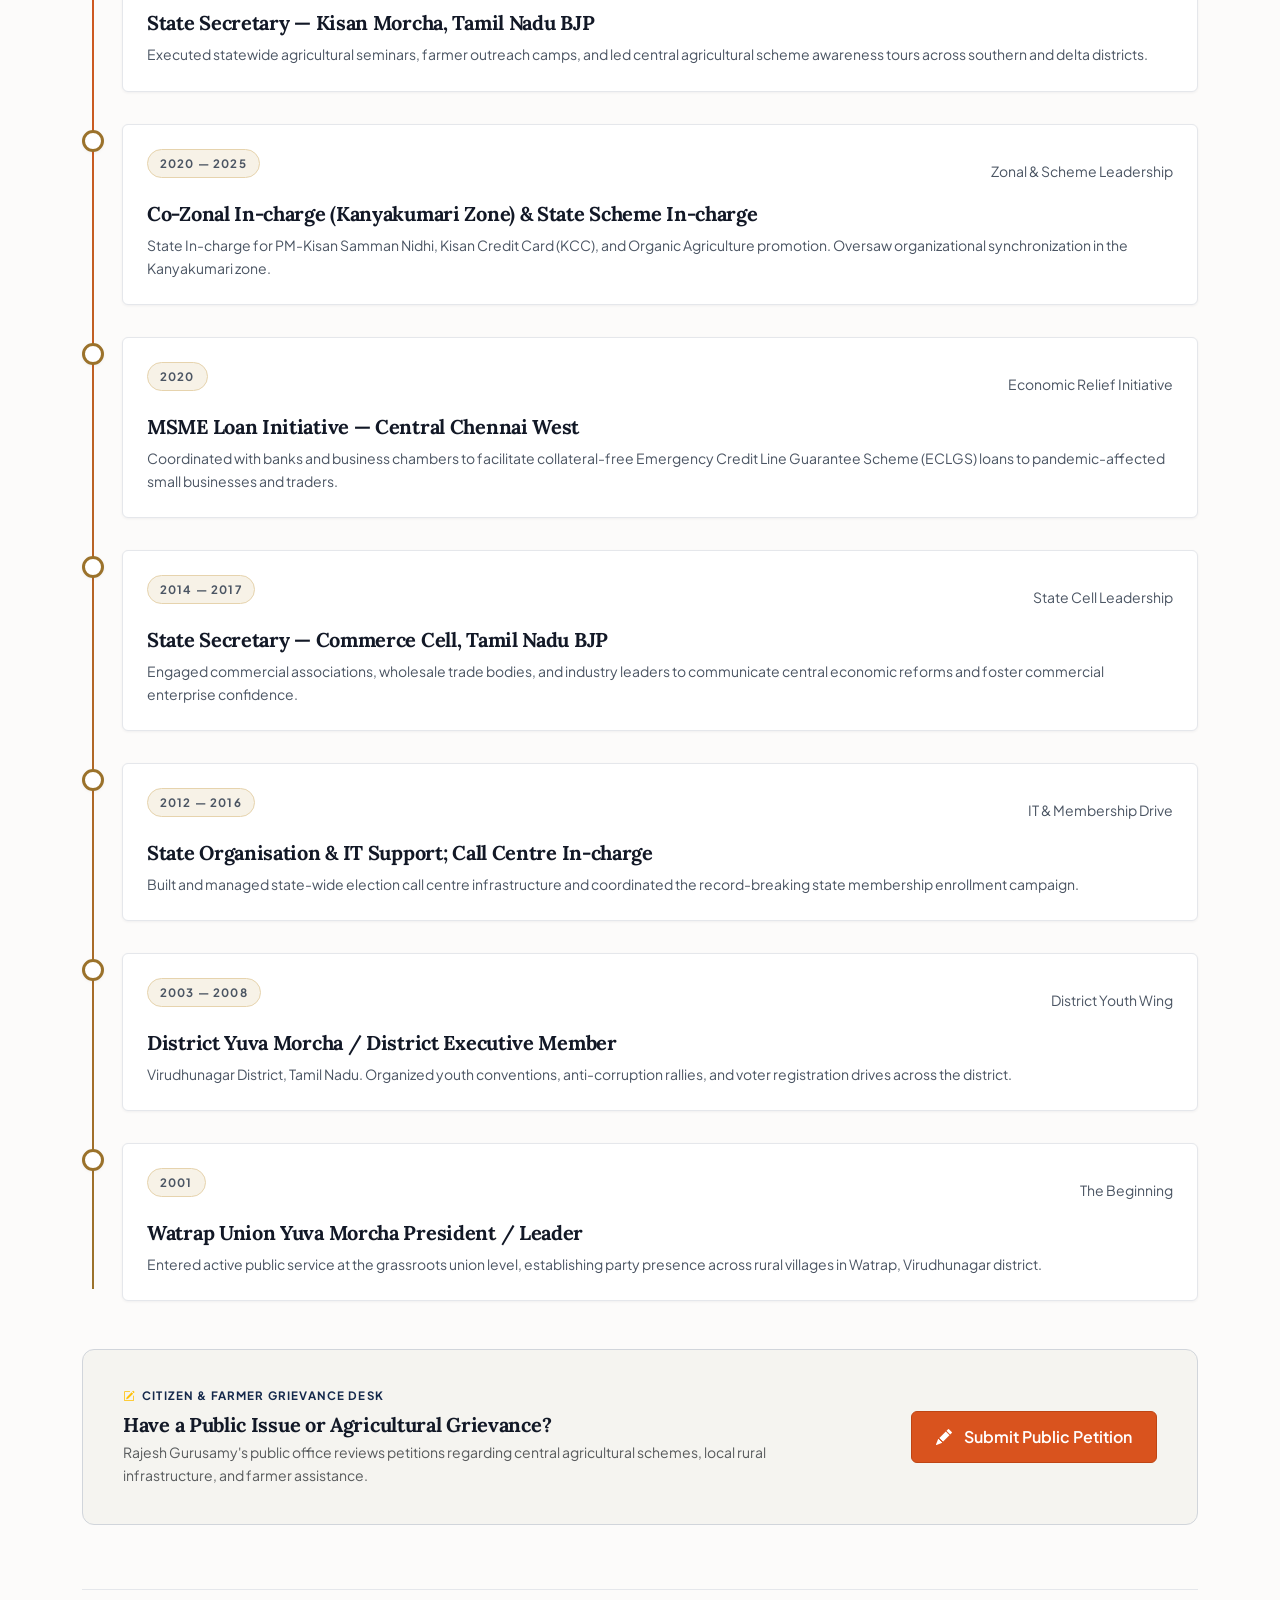
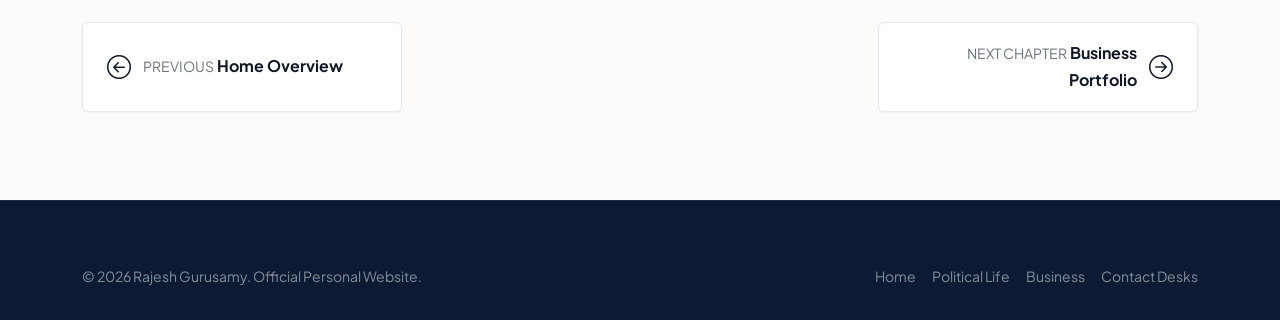
<file: public-life.html>
<!DOCTYPE html>
<html lang="en">
<head>
  <meta charset="UTF-8" />
  <meta name="viewport" content="width=device-width, initial-scale=1.0" />
  <title>Political Life &amp; Service |  Rajesh Gurusamy — State Vice President, Kisan Morcha</title>
  <meta name="description" content="Official political portfolio and timeline of  Rajesh Gurusamy — State Vice President, Kisan Morcha, Bharatiya Janata Party (BJP) Tamil Nadu. 25 years of public service." />
  
  <link href="https://cdn.jsdelivr.net/npm/bootstrap@5.3.3/dist/css/bootstrap.min.css" rel="stylesheet">
  <link href="https://cdn.jsdelivr.net/npm/bootstrap-icons@1.11.3/font/bootstrap-icons.min.css" rel="stylesheet">
  <link rel="preconnect" href="https://fonts.googleapis.com">
  <link rel="preconnect" href="https://fonts.gstatic.com" crossorigin>
  <link href="https://fonts.googleapis.com/css2?family=Cinzel:wght@500;600;700&family=Lora:ital,wght@0,400;0,500;0,600;1,400&family=Plus+Jakarta+Sans:wght@300;400;500;600;700&display=swap" rel="stylesheet">
  <link rel="stylesheet" href="css/style.css">
  <link rel="icon" href="data:image/svg+xml,<svg xmlns='http://www.w3.org/2000/svg' viewBox='0 0 100 100'><rect width='100' height='100' rx='12' fill='%230C1B33'/><text x='50' y='68' font-size='50' text-anchor='middle' fill='%23B88D3D' font-family='serif' font-weight='bold'>R</text></svg>">
</head>
<body>

  <!-- TOP BAR -->
  <aside class="topbar d-none d-lg-block">
    <div class="container d-flex justify-content-between align-items-center">
      <div class="d-flex gap-4">
        <span><i class="bi bi-geo-alt me-1 text-warning"></i> Public Office: Chennai &amp; Virudhunagar, Tamil Nadu</span>
        <span><i class="bi bi-telephone me-1 text-warning"></i> Helpline: +91 81481 45222</span>
      </div>
      <div>
        <span class="topbar-badge"><i class="bi bi-patch-check-fill text-success me-1"></i> Official Political Record</span>
      </div>
    </div>
  </aside>

  <!-- NAVBAR -->
  <nav id="mainNav" class="navbar navbar-expand-lg sticky-top">
    <div class="container">
      <a class="brand-wrapper" href="index.html">
        <div class="brand-emblem">R</div>
        <div class="brand-details">
          <span class="brand-name"> RAJESH GURUSAMY</span>
          <span class="brand-role">Political Leader &bull; Corporate Entrepreneur</span>
        </div>
      </a>
      
      <button class="navbar-toggler border-0" type="button" data-bs-toggle="collapse" data-bs-target="#navMenu">
        <i class="bi bi-list fs-2 text-dark"></i>
      </button>

      <div class="collapse navbar-collapse" id="navMenu">
        <ul class="navbar-nav ms-auto align-items-lg-center">
          <li class="nav-item"><a class="nav-link" href="index.html">Home Overview</a></li>
          <li class="nav-item"><a class="nav-link active" href="public-life.html">Political Life</a></li>
          <li class="nav-item"><a class="nav-link" href="business.html">Business Portfolio</a></li>
          <li class="nav-item"><a class="nav-link" href="contact.html">Contact Desks</a></li>
          <li class="nav-item ms-lg-2 mt-3 mt-lg-0">
            <a href="contact.html" class="nav-btn-action"><i class="bi bi-envelope-paper me-1"></i> Contact Office</a>
          </li>
        </ul>
      </div>
    </div>
  </nav>

  <!-- PAGE HERO -->
  <header class="page-hero">
    <div class="container">
      <div class="breadcrumb-nav">
        <a href="index.html">Home</a> <span class="mx-2">/</span> Political Life &amp; Service
      </div>
      <span class="pillar-head-tag head-tag-public mb-2">PAGE 02 • PUBLIC LEADERSHIP</span>
      <h1 class="display-5 fw-bold mb-2">Service. Outreach. <span class="saffron-text">Grassroots Impact.</span></h1>
      <p class="lead max-w-700 mb-0">
        A quarter-century of disciplined party building, farmer welfare advocacy under Kisan Morcha, and community service across Tamil Nadu.
      </p>
    </div>
  </header>

  <!-- PILLARS OF PUBLIC SERVICE -->
  <section class="section-editorial-pillars" style="background: var(--bg-canvas);">
    <div class="container">
      <div class="text-center max-w-700 mx-auto mb-5 reveal">
        <span class="section-label">Public Leadership Focus</span>
        <h2 class="serif-title display-6 fw-bold">Core Arenas of Public Service</h2>
        <p class="text-muted">Empowering agricultural producers, strengthening organizational democracy, and resolving citizen grievances.</p>
      </div>

      <div class="row g-4">
        <!-- Card 1: Kisan Welfare -->
        <div class="col-md-6 col-lg-4 reveal">
          <div class="glass-card h-100">
            <div class="stat-badge-icon icon-saffron mb-3">
              <i class="bi bi-flower1"></i>
            </div>
            <h4 class="fw-bold fs-5">Farmer Welfare &amp; Kisan Morcha</h4>
            <p class="small flex-grow-1">
              Active leadership across Tamil Nadu guiding farmers through PM-Kisan Samman Nidhi enrollment, Kisan Credit Cards (KCC), organic farming transition, and Farmer Producer Organization (FPO) credit facilitation.
            </p>
            <div class="border-top pt-3 mt-3">
              <span class="pillar-head-tag head-tag-public me-1">PM-Kisan</span>
              <span class="pillar-head-tag head-tag-public me-1">KCC Schemes</span>
              <span class="pillar-head-tag head-tag-public">FPO Support</span>
            </div>
          </div>
        </div>

        <!-- Card 2: Organisational Modernisation -->
        <div class="col-md-6 col-lg-4 reveal">
          <div class="glass-card h-100">
            <div class="stat-badge-icon icon-gold mb-3">
              <i class="bi bi-diagram-3-fill"></i>
            </div>
            <h4 class="fw-bold fs-5">Cadre &amp; Digital Modernisation</h4>
            <p class="small flex-grow-1">
              Instrumental in establishing the state-level call centre and digital data systems for Tamil Nadu BJP (2012–2016), leading massive state-wide membership drives, and training first-time voters and youth leaders.
            </p>
            <div class="border-top pt-3 mt-3">
              <span class="pillar-head-tag head-tag-business me-1">IT Cell System</span>
              <span class="pillar-head-tag head-tag-business me-1">Membership Drives</span>
              <span class="pillar-head-tag head-tag-business">Booth Tech</span>
            </div>
          </div>
        </div>

        <!-- Card 3: Social Seva -->
        <div class="col-md-6 col-lg-4 reveal">
          <div class="glass-card h-100">
            <div class="stat-badge-icon icon-saffron mb-3">
              <i class="bi bi-heart-pulse-fill"></i>
            </div>
            <h4 class="fw-bold fs-5">Grassroots Seva &amp; Relief</h4>
            <p class="small flex-grow-1">
              Continuous constituency outreach including public grievance sessions, blood donation camps, education scholarships for underprivileged rural students, and disaster food relief operations.
            </p>
            <div class="border-top pt-3 mt-3">
              <span class="pillar-head-tag head-tag-public me-1">Medical Camps</span>
              <span class="pillar-head-tag head-tag-public me-1">Disaster Relief</span>
              <span class="pillar-head-tag head-tag-public">Grievance Desk</span>
            </div>
          </div>
        </div>
      </div>

      <!-- TIMELINE SECTION -->
      <div class="mt-6 pt-5" style="padding-top: 4rem;">
        <div class="text-center max-w-700 mx-auto mb-5 reveal">
          <span class="section-label">Track Record: 2001 to Present</span>
          <h2 class="serif-title display-6 fw-bold">25 Years of Unbroken Organizational Service</h2>
          <p class="text-muted">From youth mandal responsibilities in Virudhunagar to State Vice Presidency.</p>
        </div>

        <div class="timeline-track max-w-900 mx-auto">

          <!-- 2025 - Present -->
          <div class="timeline-node highlight reveal">
            <div class="timeline-card" style="border-left: 4px solid var(--saffron);">
              <div class="d-flex justify-content-between align-items-center mb-2">
                <span class="pillar-head-tag head-tag-public">2025 &mdash; PRESENT</span>
                <span class="saffron-text fw-bold small"><i class="bi bi-star-fill me-1"></i> Current State Responsibility</span>
              </div>
              <h4 class="fw-bold fs-5">State Vice President &mdash; Kisan Morcha</h4>
              <p class="small mb-0">
                Bharatiya Janata Party &mdash; Tamil Nadu. Directing statewide farmer empowerment initiatives, agricultural grievance representations, rural economic policy dialogues, and organizational outreach towards the 2031 Tamil Nadu Assembly.
              </p>
            </div>
          </div>

          <!-- 2022 - 2025 -->
          <div class="timeline-node reveal">
            <div class="timeline-card">
              <div class="d-flex justify-content-between align-items-center mb-2">
                <span class="pillar-head-tag head-tag-business">2022 &mdash; 2025</span>
                <small class="text-muted">State Executive</small>
              </div>
              <h4 class="fw-bold fs-5">State Secretary &mdash; Kisan Morcha, Tamil Nadu BJP</h4>
              <p class="small mb-0">
                Executed statewide agricultural seminars, farmer outreach camps, and led central agricultural scheme awareness tours across southern and delta districts.
              </p>
            </div>
          </div>

          <!-- 2020 - 2025 -->
          <div class="timeline-node reveal">
            <div class="timeline-card">
              <div class="d-flex justify-content-between align-items-center mb-2">
                <span class="pillar-head-tag head-tag-business">2020 &mdash; 2025</span>
                <small class="text-muted">Zonal &amp; Scheme Leadership</small>
              </div>
              <h4 class="fw-bold fs-5">Co-Zonal In-charge (Kanyakumari Zone) &amp; State Scheme In-charge</h4>
              <p class="small mb-0">
                State In-charge for PM-Kisan Samman Nidhi, Kisan Credit Card (KCC), and Organic Agriculture promotion. Oversaw organizational synchronization in the Kanyakumari zone.
              </p>
            </div>
          </div>

          <!-- 2020 -->
          <div class="timeline-node reveal">
            <div class="timeline-card">
              <div class="d-flex justify-content-between align-items-center mb-2">
                <span class="pillar-head-tag head-tag-business">2020</span>
                <small class="text-muted">Economic Relief Initiative</small>
              </div>
              <h4 class="fw-bold fs-5">MSME Loan Initiative &mdash; Central Chennai West</h4>
              <p class="small mb-0">
                Coordinated with banks and business chambers to facilitate collateral-free Emergency Credit Line Guarantee Scheme (ECLGS) loans to pandemic-affected small businesses and traders.
              </p>
            </div>
          </div>

          <!-- 2014 - 2017 -->
          <div class="timeline-node reveal">
            <div class="timeline-card">
              <div class="d-flex justify-content-between align-items-center mb-2">
                <span class="pillar-head-tag head-tag-business">2014 &mdash; 2017</span>
                <small class="text-muted">State Cell Leadership</small>
              </div>
              <h4 class="fw-bold fs-5">State Secretary &mdash; Commerce Cell, Tamil Nadu BJP</h4>
              <p class="small mb-0">
                Engaged commercial associations, wholesale trade bodies, and industry leaders to communicate central economic reforms and foster commercial enterprise confidence.
              </p>
            </div>
          </div>

          <!-- 2012 - 2016 -->
          <div class="timeline-node reveal">
            <div class="timeline-card">
              <div class="d-flex justify-content-between align-items-center mb-2">
                <span class="pillar-head-tag head-tag-business">2012 &mdash; 2016</span>
                <small class="text-muted">IT &amp; Membership Drive</small>
              </div>
              <h4 class="fw-bold fs-5">State Organisation &amp; IT Support; Call Centre In-charge</h4>
              <p class="small mb-0">
                Built and managed state-wide election call centre infrastructure and coordinated the record-breaking state membership enrollment campaign.
              </p>
            </div>
          </div>

          <!-- 2003 - 2008 -->
          <div class="timeline-node reveal">
            <div class="timeline-card">
              <div class="d-flex justify-content-between align-items-center mb-2">
                <span class="pillar-head-tag head-tag-business">2003 &mdash; 2008</span>
                <small class="text-muted">District Youth Wing</small>
              </div>
              <h4 class="fw-bold fs-5">District Yuva Morcha / District Executive Member</h4>
              <p class="small mb-0">
                Virudhunagar District, Tamil Nadu. Organized youth conventions, anti-corruption rallies, and voter registration drives across the district.
              </p>
            </div>
          </div>

          <!-- 2001 -->
          <div class="timeline-node reveal">
            <div class="timeline-card">
              <div class="d-flex justify-content-between align-items-center mb-2">
                <span class="pillar-head-tag head-tag-business">2001</span>
                <small class="text-muted">The Beginning</small>
              </div>
              <h4 class="fw-bold fs-5">Watrap Union Yuva Morcha President / Leader</h4>
              <p class="small mb-0">
                Entered active public service at the grassroots union level, establishing party presence across rural villages in Watrap, Virudhunagar district.
              </p>
            </div>
          </div>

        </div>
      </div>

      <!-- Public Grievance Callout Banner -->
      <div class="editorial-firewall mt-5 reveal">
        <div class="row align-items-center g-3">
          <div class="col-lg-8">
            <span class="firewall-badge">
              <i class="bi bi-pencil-square text-warning"></i> Citizen &amp; Farmer Grievance Desk
            </span>
            <h4 class="fw-bold mb-1 fs-5">Have a Public Issue or Agricultural Grievance?</h4>
            <p class="text-muted small mb-0">
               Rajesh Gurusamy's public office reviews petitions regarding central agricultural schemes, local rural infrastructure, and farmer assistance.
            </p>
          </div>
          <div class="col-lg-4 text-lg-end">
            <a href="contact.html" class="btn-solid-saffron">
              <i class="bi bi-pencil-fill me-1"></i> Submit Public Petition
            </a>
          </div>
        </div>
      </div>

      <!-- Pager Navigation -->
      <div class="page-pager">
        <a href="index.html" class="pager-card">
          <i class="bi bi-arrow-left-circle fs-4"></i>
          <div>
            <small>PREVIOUS</small>
            <strong>Home Overview</strong>
          </div>
        </a>
        <a href="business.html" class="pager-card next">
          <div>
            <small>NEXT CHAPTER</small>
            <strong>Business Portfolio</strong>
          </div>
          <i class="bi bi-arrow-right-circle fs-4"></i>
        </a>
      </div>

    </div>
  </section>

  <!-- FOOTER -->
  <footer class="footer-editorial">
    <div class="container">
      <div class="d-flex flex-column flex-md-row justify-content-between align-items-center small text-white-50">
        <div>&copy; <span id="year"></span>  Rajesh Gurusamy. Official Personal Website.</div>
        <div class="d-flex gap-3 mt-2 mt-md-0">
          <a href="index.html" class="text-white-50 text-decoration-none">Home</a>
          <a href="public-life.html" class="text-white-50 text-decoration-none">Political Life</a>
          <a href="business.html" class="text-white-50 text-decoration-none">Business</a>
          <a href="contact.html" class="text-white-50 text-decoration-none">Contact Desks</a>
        </div>
      </div>
    </div>
  </footer>

  <button id="backTop" class="back-to-top-btn" aria-label="Back to top"><i class="bi bi-chevron-up"></i></button>
  <script src="https://cdn.jsdelivr.net/npm/bootstrap@5.3.3/dist/js/bootstrap.bundle.min.js"></script>
  <script src="js/main.js"></script>
</body>
</html>
</file>
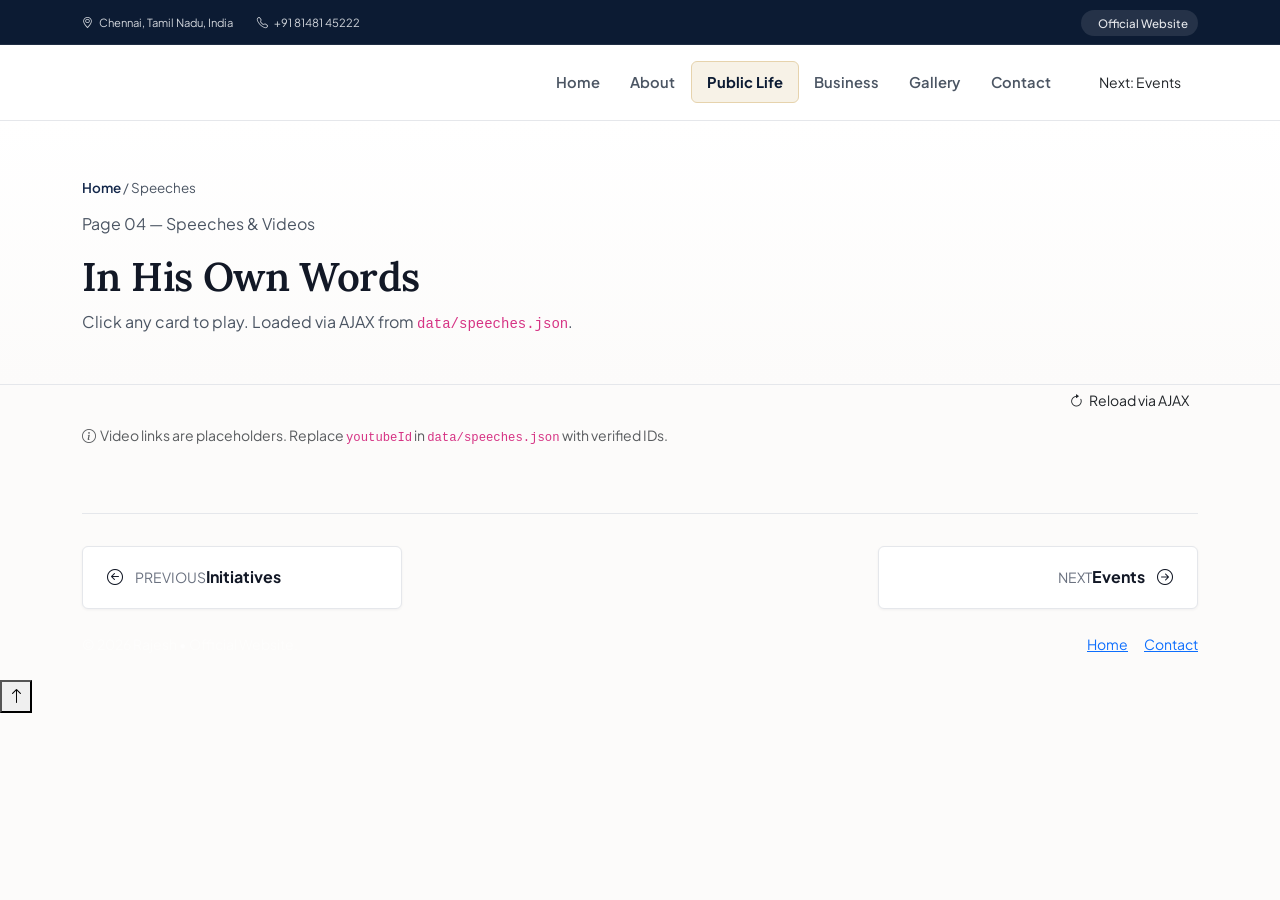
<file: speeches.html>
<!DOCTYPE html>
<html lang="en">
<head>
  <meta charset="UTF-8" /><meta name="viewport" content="width=device-width, initial-scale=1.0" />
  <title>Speeches & Videos |  Rajesh — Official Website</title>
  <link href="https://cdn.jsdelivr.net/npm/bootstrap@5.3.3/dist/css/bootstrap.min.css" rel="stylesheet">
  <link href="https://cdn.jsdelivr.net/npm/bootstrap-icons@1.11.3/font/bootstrap-icons.min.css" rel="stylesheet">
  <link href="https://fonts.googleapis.com/css2?family=Playfair+Display:wght@500;600;700;800&family=Inter:wght@300;400;500;600;700&display=swap" rel="stylesheet">
  <link rel="stylesheet" href="css/style.css">
</head>
<body>
<div class="topbar d-none d-lg-block"><div class="container d-flex justify-content-between align-items-center">
  <div class="d-flex gap-4 small"><span><i class="bi bi-geo-alt me-1"></i> Chennai, Tamil Nadu, India</span><span><i class="bi bi-telephone me-1"></i> +91 81481 45222</span></div>
  <div><span class="topbar-badge"><span class="dot"></span> Official Website</span></div>
</div></div>
<nav id="mainNav" class="navbar navbar-expand-lg navbar-dark sticky-top"><div class="container">
  <a class="navbar-brand d-flex align-items-center gap-3" href="index.html"><span class="brand-mono">R</span><span class="brand-text"><strong> RAJESH</strong><small>Public Leader <span class="gold-dot">•</span> Entrepreneur</small></span></a>
  <button class="navbar-toggler" type="button" data-bs-toggle="collapse" data-bs-target="#navMenu"><span class="navbar-toggler-icon"></span></button>
  <div class="collapse navbar-collapse" id="navMenu"><ul class="navbar-nav ms-auto align-items-lg-center">
    <li class="nav-item"><a class="nav-link" href="index.html">Home</a></li>
    <li class="nav-item"><a class="nav-link" href="about.html">About</a></li>
    <li class="nav-item"><a class="nav-link active" href="public-life.html">Public Life</a></li>
    <li class="nav-item"><a class="nav-link" href="business.html">Business</a></li>
    <li class="nav-item"><a class="nav-link" href="gallery.html">Gallery</a></li>
    <li class="nav-item"><a class="nav-link" href="contact.html">Contact</a></li>
    <li class="nav-item ms-lg-3 d-flex gap-2 py-2 py-lg-0"><a href="events.html" class="btn btn-gold btn-sm px-3">Next: Events</a></li>
  </ul></div>
</div></nav>

<header class="page-hero"><div class="container position-relative">
  <p class="breadcrumb-nav"><a href="index.html">Home</a> / Speeches</p>
  <p class="section-eyebrow light">Page 04 — Speeches &amp; Videos</p>
  <h1>In His <span class="gold-text">Own Words</span></h1>
  <p class="text-white-50 mb-0">Click any card to play. Loaded via AJAX from <code>data/speeches.json</code>.</p>
</div></header>

<section class="section section-light"><div class="container">
  <div class="d-flex justify-content-end mb-3"><button class="btn btn-outline-navy btn-sm" id="btnLoadSpeeches"><i class="bi bi-arrow-clockwise me-1"></i> Reload via AJAX</button></div>
  <div class="row g-4" id="speechesGrid"></div>
  <p class="text-muted small mt-3"><i class="bi bi-info-circle me-1"></i>Video links are placeholders. Replace <code>youtubeId</code> in <code>data/speeches.json</code> with verified IDs.</p>
  <div class="page-pager">
    <a href="initiatives.html" class="pager-card"><i class="bi bi-arrow-left-circle"></i><div><small>PREVIOUS</small><strong>Initiatives</strong></div></a>
    <a href="events.html" class="pager-card next"><div><small>NEXT</small><strong>Events</strong></div><i class="bi bi-arrow-right-circle"></i></a>
  </div>
</div></section>

<div class="modal fade" id="videoModal" tabindex="-1" aria-hidden="true"><div class="modal-dialog modal-lg modal-dialog-centered"><div class="modal-content bg-dark">
  <div class="modal-header border-0"><h6 class="modal-title text-white" id="videoTitle">Speech</h6><button type="button" class="btn-close btn-close-white" data-bs-dismiss="modal" aria-label="Close"></button></div>
  <div class="ratio ratio-16x9"><iframe id="videoFrame" src="" title="Speech video" allowfullscreen></iframe></div>
</div></div></div>

<footer class="footer"><div class="container"><div class="d-flex flex-column flex-md-row justify-content-between align-items-center gap-2 py-4 small">
  <span class="text-white-50">© <span id="year"></span>  Rajesh • Official Website.</span>
  <span class="d-flex gap-3"><a href="index.html">Home</a><a href="contact.html">Contact</a></span>
</div></div></footer>
<button id="backTop" aria-label="Back to top"><i class="bi bi-arrow-up"></i></button>
<script src="https://cdn.jsdelivr.net/npm/bootstrap@5.3.3/dist/js/bootstrap.bundle.min.js"></script>
<script src="js/main.js"></script>
</body>
</html>
</file>
<file: css/style.css>
/* ==========================================================================
    RAJESH GURUSAMY — OFFICIAL EXECUTIVE PORTFOLIO
   Human-Crafted Editorial Design System: Statesman & Corporate Founder
   Theme: Warm Editorial Canvas, Deep Indigo Navy, Heritage Brass & Saffron
   ========================================================================== */

@import url('https://fonts.googleapis.com/css2?family=Cinzel:wght@500;600;700&family=Plus+Jakarta+Sans:wght@300;400;500;600;700&family=Lora:ital,wght@0,400;0,500;0,600;1,400&display=swap');

:root {
  /* Warm Editorial Canvas (Human, grounded, bespoke) */
  --bg-canvas: #fcfbfa;
  --bg-surface: #ffffff;
  --bg-subtle: #f5f4f0;
  --bg-card: #ffffff;
  
  /* Ink & Typography */
  --ink-primary: #121826;
  --ink-secondary: #4b5563;
  --ink-muted: #6b7280;
  --ink-light: #9ca3af;
  
  /* Statesman Deep Navy (Authoritative, dignified) */
  --navy-deep: #0c1b33;
  --navy-primary: #14284b;
  --navy-subtle: #1e3a6a;
  
  /* Heritage Brass & Gold */
  --brass: #9b722b;
  --brass-light: #b88d3d;
  --brass-subtle: #f7f2e7;
  --brass-border: #e6d3ad;
  
  /* Civic Saffron (Kisan & Indian Cultural Accent) */
  --saffron: #d9531e;
  --saffron-subtle: #fdf2eb;
  --saffron-border: #f8c9b2;
  
  /* Border & Dividers */
  --border-subtle: #e5e7eb;
  --border-strong: #d1d5db;
  
  /* Human-Scale Shadows */
  --shadow-sm: 0 1px 3px rgba(18, 24, 38, 0.05);
  --shadow-card: 0 4px 20px rgba(18, 24, 38, 0.06);
  --shadow-hover: 0 12px 32px rgba(18, 24, 38, 0.1);
  
  --radius-sm: 6px;
  --radius-md: 12px;
  --radius-lg: 18px;
  --radius-pill: 9999px;
  
  --transition: all 0.25s ease-in-out;
}

/* Base Setup */
* {
  box-sizing: border-box;
  scroll-behavior: smooth;
}

body {
  font-family: 'Plus Jakarta Sans', -apple-system, BlinkMacSystemFont, sans-serif;
  color: var(--ink-primary);
  background-color: var(--bg-canvas);
  line-height: 1.65;
  font-size: 1rem;
  overflow-x: hidden;
}

h1, h2, h3, h4, .serif-title {
  font-family: 'Lora', Georgia, serif;
  color: var(--ink-primary);
  letter-spacing: -0.015em;
  font-weight: 600;
}

.brass-text {
  color: var(--brass) !important;
}

.saffron-text {
  color: var(--saffron) !important;
}

/* --------------------------------------------------------------------------
   TOPBAR
   -------------------------------------------------------------------------- */
.topbar {
  background: var(--navy-deep);
  color: #d1d5db;
  font-size: 0.8rem;
  padding: 0.5rem 0;
  border-bottom: 1px solid rgba(255, 255, 255, 0.08);
}

.topbar a {
  color: #9ca3af;
  text-decoration: none;
  transition: var(--transition);
}

.topbar a:hover {
  color: #ffffff;
}

.topbar-badge {
  display: inline-flex;
  align-items: center;
  gap: 6px;
  background: rgba(255, 255, 255, 0.1);
  padding: 0.2rem 0.65rem;
  border-radius: var(--radius-pill);
  font-size: 0.72rem;
  color: #e5e7eb;
  font-weight: 500;
}

/* --------------------------------------------------------------------------
   NAVBAR (Clean Human Editorial Style)
   -------------------------------------------------------------------------- */
#mainNav {
  background: #ffffff;
  border-bottom: 1px solid var(--border-subtle);
  padding: 1rem 0;
  transition: var(--transition);
  z-index: 1040;
}

#mainNav.scrolled {
  padding: 0.65rem 0;
  box-shadow: 0 4px 16px rgba(0, 0, 0, 0.06);
}

.brand-wrapper {
  display: flex;
  align-items: center;
  gap: 14px;
  text-decoration: none;
}

.brand-emblem {
  width: 44px;
  height: 44px;
  border-radius: 8px;
  background: var(--navy-primary);
  color: var(--brass-light);
  display: grid;
  place-items: center;
  font-family: 'Cinzel', serif;
  font-weight: 700;
  font-size: 1.35rem;
  border: 1px solid var(--brass-border);
}

.brand-details {
  display: flex;
  flex-direction: column;
}

.brand-details .brand-name {
  color: var(--ink-primary);
  font-size: 1.05rem;
  font-weight: 700;
  letter-spacing: 0.04em;
  font-family: 'Cinzel', serif;
  line-height: 1.2;
}

.brand-details .brand-role {
  color: var(--brass);
  font-size: 0.74rem;
  font-weight: 600;
  letter-spacing: 0.02em;
}

.nav-link {
  color: var(--ink-secondary) !important;
  font-size: 0.92rem;
  font-weight: 600;
  padding: 0.5rem 0.95rem !important;
  transition: var(--transition);
  border-radius: var(--radius-sm);
}

.nav-link:hover {
  color: var(--navy-primary) !important;
  background: var(--bg-subtle);
}

.nav-link.active {
  color: var(--navy-deep) !important;
  font-weight: 700;
  background: var(--brass-subtle);
  border: 1px solid var(--brass-border);
}

.nav-btn-action {
  background: var(--navy-primary);
  color: #ffffff !important;
  font-size: 0.86rem;
  font-weight: 600;
  padding: 0.55rem 1.25rem;
  border-radius: var(--radius-pill);
  border: 1px solid var(--navy-deep);
  transition: var(--transition);
  text-decoration: none;
  display: inline-flex;
  align-items: center;
  gap: 6px;
}

.nav-btn-action:hover {
  background: var(--navy-deep);
  transform: translateY(-1px);
  box-shadow: 0 4px 12px rgba(12, 27, 51, 0.2);
}

/* --------------------------------------------------------------------------
   HERO SECTION (Editorial Magazine Layout)
   -------------------------------------------------------------------------- */
.hero-editorial {
  background: linear-gradient(180deg, #ffffff 0%, var(--bg-canvas) 100%);
  border-bottom: 1px solid var(--border-subtle);
  padding: 4.5rem 0 5rem;
}

.hero-tagline {
  font-size: 0.8rem;
  font-weight: 700;
  letter-spacing: 0.16em;
  text-transform: uppercase;
  color: var(--brass);
  margin-bottom: 0.85rem;
  display: flex;
  align-items: center;
  gap: 8px;
}

.hero-tagline::before {
  content: '';
  display: inline-block;
  width: 24px;
  height: 2px;
  background: var(--brass);
}

.hero-headline {
  font-size: clamp(2.4rem, 4.5vw, 3.8rem);
  font-weight: 600;
  line-height: 1.15;
  color: var(--ink-primary);
  margin-bottom: 1.5rem;
}

.hero-summary {
  font-size: 1.12rem;
  color: var(--ink-secondary);
  line-height: 1.75;
  max-width: 600px;
  margin-bottom: 2rem;
}

/* Dual Identity Track Selector */
.identity-track-pills {
  display: flex;
  flex-wrap: wrap;
  gap: 8px;
  margin-bottom: 1.75rem;
}

.track-btn {
  background: #ffffff;
  border: 1px solid var(--border-strong);
  color: var(--ink-secondary);
  padding: 0.45rem 1rem;
  border-radius: var(--radius-pill);
  font-size: 0.82rem;
  font-weight: 600;
  display: inline-flex;
  align-items: center;
  gap: 6px;
  cursor: pointer;
  transition: var(--transition);
}

.track-btn:hover {
  border-color: var(--navy-primary);
  color: var(--navy-primary);
}

.track-btn.active {
  background: var(--navy-primary);
  border-color: var(--navy-primary);
  color: #ffffff;
}

.track-btn.active.mode-public {
  background: var(--saffron);
  border-color: var(--saffron);
  color: #ffffff;
}

.track-btn.active.mode-business {
  background: var(--brass);
  border-color: var(--brass);
  color: #ffffff;
}

/* Editorial Portrait Presentation */
.editorial-portrait-box {
  position: relative;
  max-width: 440px;
  margin: 0 auto;
}

.editorial-portrait-img {
  width: 100%;
  height: 520px;
  object-fit: cover;
  object-position: top center;
  border-radius: var(--radius-md);
  box-shadow: var(--shadow-card);
  border: 1px solid var(--border-subtle);
  background: #f1f5f9;
}

.portrait-caption-card {
  position: absolute;
  bottom: -20px;
  left: 20px;
  right: 20px;
  background: #ffffff;
  padding: 1rem 1.25rem;
  border-radius: var(--radius-sm);
  border: 1px solid var(--border-subtle);
  box-shadow: 0 10px 25px rgba(0, 0, 0, 0.08);
  border-left: 4px solid var(--brass);
}

.portrait-caption-card .title {
  font-weight: 700;
  color: var(--ink-primary);
  font-size: 0.95rem;
  display: block;
}

.portrait-caption-card .desc {
  font-size: 0.78rem;
  color: var(--ink-muted);
  line-height: 1.3;
}

/* Action Buttons */
.btn-solid-navy {
  background: var(--navy-primary);
  color: #ffffff !important;
  font-weight: 600;
  padding: 0.75rem 1.5rem;
  border-radius: var(--radius-sm);
  border: 1px solid var(--navy-deep);
  transition: var(--transition);
  display: inline-flex;
  align-items: center;
  gap: 8px;
  text-decoration: none;
}

.btn-solid-navy:hover {
  background: var(--navy-deep);
  transform: translateY(-2px);
  box-shadow: var(--shadow-hover);
}

.btn-solid-saffron {
  background: var(--saffron);
  color: #ffffff !important;
  font-weight: 600;
  padding: 0.75rem 1.5rem;
  border-radius: var(--radius-sm);
  border: 1px solid #bf4514;
  transition: var(--transition);
  display: inline-flex;
  align-items: center;
  gap: 8px;
  text-decoration: none;
}

.btn-solid-saffron:hover {
  background: #bf4514;
  transform: translateY(-2px);
  box-shadow: 0 8px 20px rgba(217, 83, 30, 0.25);
}

.btn-outline-brass {
  background: #ffffff;
  color: var(--brass) !important;
  font-weight: 600;
  padding: 0.72rem 1.45rem;
  border-radius: var(--radius-sm);
  border: 1.5px solid var(--brass);
  transition: var(--transition);
  display: inline-flex;
  align-items: center;
  gap: 8px;
  text-decoration: none;
}

.btn-outline-brass:hover {
  background: var(--brass-subtle);
  color: var(--brass) !important;
  transform: translateY(-2px);
}

/* Metric Ribbon */
.editorial-metrics-ribbon {
  display: grid;
  grid-template-columns: repeat(4, 1fr);
  gap: 1.5rem;
  margin-top: 2.5rem;
  padding-top: 2rem;
  border-top: 1px solid var(--border-subtle);
}

.editorial-metric strong {
  font-family: 'Lora', serif;
  font-size: 2.1rem;
  font-weight: 600;
  color: var(--navy-primary);
  line-height: 1;
  display: block;
}

.editorial-metric span {
  font-size: 0.78rem;
  color: var(--ink-muted);
  font-weight: 500;
  margin-top: 4px;
  display: block;
}

/* --------------------------------------------------------------------------
   THE TWO PILLARS SHOWCASE
   -------------------------------------------------------------------------- */
.section-editorial-pillars {
  padding: 5.5rem 0;
  background: var(--bg-canvas);
}

.section-label {
  font-size: 0.78rem;
  font-weight: 700;
  letter-spacing: 0.18em;
  text-transform: uppercase;
  color: var(--brass);
  margin-bottom: 0.5rem;
}

.editorial-pillar-card {
  background: #ffffff;
  border: 1px solid var(--border-subtle);
  border-radius: var(--radius-md);
  padding: 2.5rem;
  box-shadow: var(--shadow-card);
  transition: var(--transition);
  height: 100%;
  display: flex;
  flex-direction: column;
}

.editorial-pillar-card:hover {
  border-color: var(--border-strong);
  transform: translateY(-4px);
  box-shadow: var(--shadow-hover);
}

.editorial-pillar-card.pillar-public {
  border-top: 4px solid var(--saffron);
}

.editorial-pillar-card.pillar-business {
  border-top: 4px solid var(--brass);
}

.pillar-head-tag {
  font-size: 0.72rem;
  font-weight: 700;
  letter-spacing: 0.1em;
  text-transform: uppercase;
  padding: 0.25rem 0.75rem;
  border-radius: var(--radius-pill);
  display: inline-block;
  margin-bottom: 1rem;
}

.head-tag-public {
  background: var(--saffron-subtle);
  color: var(--saffron);
  border: 1px solid var(--saffron-border);
}

.head-tag-business {
  background: var(--brass-subtle);
  color: var(--brass);
  border: 1px solid var(--brass-border);
}

.pillar-title {
  font-size: 1.65rem;
  margin-bottom: 0.75rem;
  font-weight: 600;
}

.pillar-description {
  color: var(--ink-secondary);
  font-size: 0.95rem;
  line-height: 1.7;
  margin-bottom: 1.5rem;
}

.pillar-points {
  list-style: none;
  padding: 0;
  margin: 0 0 2rem 0;
  display: grid;
  gap: 0.85rem;
}

.pillar-points li {
  display: flex;
  align-items: flex-start;
  gap: 10px;
  font-size: 0.92rem;
  color: var(--ink-secondary);
}

.pillar-points li i {
  font-size: 1.1rem;
  flex-nk: 0;
  margin-top: 2px;
}

/* --------------------------------------------------------------------------
   STATUTORY FIREWALL & GOVERNANCE
   -------------------------------------------------------------------------- */
.editorial-firewall {
  background: var(--bg-subtle);
  border: 1px solid var(--border-strong);
  border-radius: var(--radius-md);
  padding: 2.25rem 2.5rem;
  margin: 4.5rem 0 2rem;
}

.firewall-badge {
  font-size: 0.72rem;
  font-weight: 700;
  letter-spacing: 0.1em;
  text-transform: uppercase;
  color: var(--navy-primary);
  display: flex;
  align-items: center;
  gap: 6px;
  margin-bottom: 0.5rem;
}

/* --------------------------------------------------------------------------
   SOCIAL RESPONSIBILITY SECTION
   -------------------------------------------------------------------------- */
.social-responsibility-section {
  padding: 2rem 0 1rem;
  background: transparent;
}

.sr-header {
  margin-bottom: 2.25rem;
}

.sr-title {
  font-family: 'Plus Jakarta Sans', sans-serif;
  font-size: clamp(3rem, 6vw, 7rem);
  line-height: 0.96;
  font-weight: 800;
  letter-spacing: -0.065em;
  color: var(--ink-primary);
  text-transform: uppercase;
  margin: 0;
}

.sr-item {
  padding-top: 0.25rem;
}

.sr-item h3 {
  font-family: 'Plus Jakarta Sans', sans-serif;
  font-size: clamp(2rem, 2.8vw, 3.2rem);
  line-height: 1.15;
  font-weight: 800;
  letter-spacing: -0.05em;
  color: var(--ink-primary);
  margin: 0 0 1.8rem;
}

.sr-row {
  display: grid;
  grid-template-columns: minmax(200px, 260px) 18px minmax(0, 1fr);
  align-items: start;
  column-gap: 1.25rem;
  margin-bottom: 1.1rem;
}

.sr-label,
.sr-colon,
.sr-value {
  font-family: 'Plus Jakarta Sans', sans-serif;
  line-height: 1.35;
  color: var(--ink-primary);
}

.sr-label {
  font-size: clamp(1.6rem, 2.2vw, 2.2rem);
  font-weight: 700;
  letter-spacing: -0.04em;
}

.sr-colon {
  font-size: clamp(1.6rem, 2.2vw, 2.2rem);
  font-weight: 700;
  text-align: center;
}

.sr-value {
  font-size: clamp(1.5rem, 2vw, 2.1rem);
  font-weight: 500;
  letter-spacing: -0.03em;
  max-width: 1040px;
}

.sr-row-objective .sr-value {
  font-weight: 500;
}

.sr-divider {
  width: 100%;
  border-top: 2px solid rgba(18, 24, 38, 0.7);
  margin: 2.6rem 0 2.1rem;
}

@media (max-width: 767.98px) {
  .social-responsibility-section {
    padding-top: 2.5rem;
  }

  .sr-row {
    grid-template-columns: 1fr;
    gap: 0.25rem;
    margin-bottom: 1.2rem;
  }

  .sr-label,
  .sr-colon {
    display: inline-block;
  }

  .sr-colon {
    display: none;
  }

  .sr-value {
    max-width: none;
  }
}

/* --------------------------------------------------------------------------
   SOCIAL RESPONSIBILITY — premium cards
   -------------------------------------------------------------------------- */
.sr-design {
  padding: 1rem 0 2rem;
}

.sr-card {
  position: relative;
  background: #ffffff;
  border: 1px solid var(--border-subtle);
  border-radius: var(--radius-lg);
  padding: 2.25rem;
  box-shadow: var(--shadow-card);
  overflow: hidden;
  transition: var(--transition);
  display: flex;
  flex-direction: column;
}

.sr-card::before {
  content: '';
  position: absolute;
  top: 0;
  left: 0;
  right: 0;
  height: 5px;
}

.sr-card-saffron::before {
  background: linear-gradient(90deg, var(--saffron), var(--brass-light));
}

.sr-card-brass::before {
  background: linear-gradient(90deg, var(--brass), var(--saffron));
}

.sr-card:hover {
  transform: translateY(-5px);
  box-shadow: var(--shadow-hover);
  border-color: var(--brass-border);
}

.sr-card-top {
  display: flex;
  align-items: center;
  justify-content: space-between;
  margin-bottom: 1.25rem;
}

.sr-num {
  font-family: 'Cinzel', serif;
  font-size: 2.6rem;
  font-weight: 700;
  line-height: 1;
  color: transparent;
  -webkit-text-stroke: 1.5px var(--brass);
}

.sr-card h3 {
  color: var(--ink-primary);
  margin-bottom: 0.35rem;
  letter-spacing: -0.01em;
}

.sr-role {
  color: var(--ink-secondary);
  font-size: 0.92rem;
  font-weight: 600;
  margin-bottom: 1.25rem;
}

.sr-tags {
  display: flex;
  flex-wrap: wrap;
  gap: 0.5rem;
  margin-bottom: 1.5rem;
}

.sr-tags span {
  font-size: 0.76rem;
  font-weight: 600;
  letter-spacing: 0.02em;
  color: var(--navy-primary);
  background: var(--bg-subtle);
  border: 1px solid var(--border-subtle);
  border-radius: var(--radius-pill);
  padding: 0.3rem 0.8rem;
  transition: var(--transition);
}

.sr-card:hover .sr-tags span {
  border-color: var(--brass-border);
}

.sr-objective {
  margin-top: auto;
  background: var(--brass-subtle);
  border-left: 4px solid var(--brass);
  border-radius: 0 var(--radius-sm) var(--radius-sm) 0;
  padding: 1.1rem 1.25rem;
}

.sr-card-saffron .sr-objective {
  background: var(--saffron-subtle);
  border-left-color: var(--saffron);
}

.sr-objective-label {
  display: inline-block;
  font-size: 0.72rem;
  font-weight: 700;
  letter-spacing: 0.1em;
  text-transform: uppercase;
  color: var(--brass);
  margin-bottom: 0.4rem;
}

.sr-card-saffron .sr-objective-label {
  color: var(--saffron);
}

.sr-objective p {
  font-size: 0.92rem;
  color: var(--ink-secondary);
  line-height: 1.6;
}

@media (max-width: 767.98px) {
  .sr-card {
    padding: 1.5rem;
  }
  .sr-num {
    font-size: 2rem;
  }
}

/* --------------------------------------------------------------------------
   DUAL-DESK CONTACT SECTION
   -------------------------------------------------------------------------- */
.connect-card {
  cursor: pointer;
}

.connect-card h4,
.connect-card .fs-6 {
  color: var(--ink-primary);
}

.connect-card .btn-solid-saffron {
  justify-content: center;
}
.section-desks {
  padding: 5rem 0;
  background: #ffffff;
  border-top: 1px solid var(--border-subtle);
}

.desk-card {
  background: var(--bg-canvas);
  border: 1px solid var(--border-subtle);
  border-radius: var(--radius-md);
  padding: 2.25rem;
  height: 100%;
  display: flex;
  flex-direction: column;
  transition: var(--transition);
}

.desk-card:hover {
  border-color: var(--border-strong);
  background: #ffffff;
  box-shadow: var(--shadow-hover);
  transform: translateY(-3px);
}

.desk-badge {
  font-size: 0.72rem;
  font-weight: 700;
  letter-spacing: 0.08em;
  text-transform: uppercase;
  padding: 0.2rem 0.65rem;
  border-radius: var(--radius-pill);
  display: inline-block;
  margin-bottom: 0.75rem;
}

.desk-info-list {
  list-style: none;
  padding: 0;
  margin: 1.25rem 0 1.75rem;
  display: grid;
  gap: 0.5rem;
  font-size: 0.88rem;
  color: var(--ink-secondary);
}

.desk-info-list li {
  display: flex;
  align-items: center;
  gap: 8px;
}

/* --------------------------------------------------------------------------
   FOOTER (Clean Editorial)
   -------------------------------------------------------------------------- */
.footer-editorial {
  background: var(--navy-deep);
  color: #9ca3af;
  padding: 4rem 0 2rem;
  border-top: 1px solid rgba(255, 255, 255, 0.08);
}

.footer-brand {
  font-family: 'Cinzel', serif;
  font-size: 1.15rem;
  color: #ffffff;
  font-weight: 700;
}

.footer-social-link {
  width: 38px;
  height: 38px;
  border-radius: 50%;
  background: rgba(255, 255, 255, 0.06);
  border: 1px solid rgba(255, 255, 255, 0.12);
  display: grid;
  place-items: center;
  color: #d1d5db;
  text-decoration: none;
  transition: var(--transition);
}

.footer-social-link:hover {
  background: var(--brass);
  color: #ffffff;
}

.back-to-top-btn {
  position: fixed;
  bottom: 25px;
  right: 25px;
  width: 44px;
  height: 44px;
  border-radius: var(--radius-pill);
  background: var(--navy-primary);
  color: #ffffff;
  border: 1px solid var(--navy-deep);
  display: grid;
  place-items: center;
  cursor: pointer;
  box-shadow: 0 4px 12px rgba(0, 0, 0, 0.15);
  opacity: 0;
  visibility: hidden;
  transition: var(--transition);
  z-index: 999;
}

.back-to-top-btn.show {
  opacity: 1;
  visibility: visible;
}

.back-to-top-btn:hover {
  background: var(--navy-deep);
}

/* Reveal */
.reveal {
  opacity: 0;
  transform: translateY(20px);
  transition: opacity 0.6s ease, transform 0.6s ease;
}

.reveal.visible {
  opacity: 1;
  transform: translateY(0);
}

/* --------------------------------------------------------------------------
   SUB-PAGE EDITORIAL STYLES (Public Life, Business, Contact)
   -------------------------------------------------------------------------- */
.page-hero {
  background: linear-gradient(180deg, #ffffff 0%, var(--bg-canvas) 100%);
  border-bottom: 1px solid var(--border-subtle);
  padding: 3.5rem 0 3rem;
  color: var(--ink-primary) !important;
}

.page-hero h1,
.page-hero .display-5,
.page-hero h2,
.page-hero h3 {
  font-family: 'Lora', Georgia, serif;
  color: var(--ink-primary) !important;
  font-weight: 600;
}

.page-hero p,
.page-hero .lead,
.page-hero .fs-5 {
  color: var(--ink-secondary) !important;
}

.breadcrumb-nav {
  font-size: 0.84rem;
  color: var(--ink-muted) !important;
  margin-bottom: 0.75rem;
}

.breadcrumb-nav a {
  color: var(--navy-primary) !important;
  text-decoration: none;
  font-weight: 600;
}

.section-dark {
  background: var(--bg-canvas) !important;
  color: var(--ink-primary) !important;
  padding: 5rem 0;
}

.section-dark .section-title.light,
.section-dark .section-title,
.section-dark h1,
.section-dark h2,
.section-dark h3,
.section-dark h4,
.section-dark h5 {
  color: var(--ink-primary) !important;
}

.section-dark .section-eyebrow.light,
.section-dark .section-eyebrow {
  color: var(--brass) !important;
}

.section-dark .text-white-50,
.section-dark .text-white,
.section-dark p,
.section-dark small,
.section-dark span {
  color: var(--ink-secondary) !important;
}

.glass-card {
  background: #ffffff !important;
  border: 1px solid var(--border-subtle) !important;
  border-radius: var(--radius-md) !important;
  padding: 2rem !important;
  box-shadow: var(--shadow-card) !important;
  transition: var(--transition);
  color: var(--ink-primary) !important;
}

.glass-card:hover {
  border-color: var(--border-strong) !important;
  box-shadow: var(--shadow-hover) !important;
  transform: translateY(-3px);
}

.glass-card h4, .glass-card h5, .glass-card strong {
  color: var(--ink-primary) !important;
}

.glass-card p, .glass-card small {
  color: var(--ink-secondary) !important;
}

.stat-badge-icon {
  width: 44px;
  height: 44px;
  border-radius: 8px;
  display: grid;
  place-items: center;
  font-size: 1.25rem;
  flex-nk: 0;
}

.icon-saffron {
  background: var(--saffron-subtle) !important;
  color: var(--saffron) !important;
  border: 1px solid var(--saffron-border) !important;
}

.icon-gold {
  background: var(--brass-subtle) !important;
  color: var(--brass) !important;
  border: 1px solid var(--brass-border) !important;
}

/* Timeline */
.timeline-track {
  position: relative;
  padding-left: 2.5rem;
}

.timeline-track::before {
  content: '';
  position: absolute;
  left: 10px;
  top: 12px;
  bottom: 12px;
  width: 2px;
  background: linear-gradient(180deg, var(--saffron) 0%, var(--brass) 100%);
}

.timeline-node {
  position: relative;
  margin-bottom: 2rem;
}

.timeline-node::before {
  content: '';
  position: absolute;
  left: -2.5rem;
  top: 6px;
  width: 22px;
  height: 22px;
  border-radius: 50%;
  background: #ffffff;
  border: 3px solid var(--brass);
  box-shadow: var(--shadow-sm);
  z-index: 2;
}

.timeline-node.highlight::before {
  background: var(--saffron);
  border-color: var(--saffron);
}

.timeline-card {
  background: #ffffff !important;
  border: 1px solid var(--border-subtle) !important;
  border-radius: var(--radius-sm) !important;
  padding: 1.5rem !important;
  box-shadow: var(--shadow-sm) !important;
  transition: var(--transition);
}

.timeline-card:hover {
  border-color: var(--brass) !important;
  box-shadow: var(--shadow-hover) !important;
  transform: translateX(4px);
}

.timeline-card h4,
.timeline-card strong {
  color: var(--ink-primary) !important;
}

.timeline-card p,
.timeline-card small,
.timeline-card span {
  color: var(--ink-secondary) !important;
}

/* Pager */
.page-pager {
  display: flex;
  justify-content: space-between;
  gap: 1rem;
  margin-top: 4rem;
  padding-top: 2rem;
  border-top: 1px solid var(--border-subtle);
}

.pager-card {
  background: #ffffff !important;
  border: 1px solid var(--border-subtle) !important;
  border-radius: var(--radius-sm) !important;
  padding: 1.1rem 1.5rem !important;
  color: var(--ink-primary) !important;
  text-decoration: none;
  display: flex;
  align-items: center;
  gap: 12px;
  transition: var(--transition);
  max-width: 320px;
  width: 100%;
  box-shadow: var(--shadow-sm) !important;
}

.pager-card strong {
  color: var(--ink-primary) !important;
}

.pager-card small {
  color: var(--ink-muted) !important;
}

.pager-card:hover {
  border-color: var(--brass) !important;
  transform: translateY(-2px);
  box-shadow: var(--shadow-card) !important;
}

.pager-card.next {
  margin-left: auto;
  text-align: right;
  justify-content: flex-end;
}

/* Forms */
.desk-selector-card {
  border: 1.5px solid var(--border-subtle) !important;
  border-radius: var(--radius-sm) !important;
  padding: 1.5rem !important;
  cursor: pointer;
  transition: var(--transition);
  background: #ffffff !important;
}

.desk-selector-card.active {
  border-color: var(--brass) !important;
  background: var(--brass-subtle) !important;
}

.desk-selector-card h4 {
  color: var(--ink-primary) !important;
}

.desk-selector-card p {
  color: var(--ink-secondary) !important;
}

.form-control, .form-select {
  padding: 0.75rem 1rem;
  border-radius: var(--radius-sm);
  border: 1px solid var(--border-strong);
  background-color: #ffffff;
  color: var(--ink-primary);
  font-size: 0.95rem;
}

.form-control:focus, .form-select:focus {
  border-color: var(--navy-primary);
  box-shadow: 0 0 0 3px rgba(20, 40, 75, 0.12);
  color: var(--ink-primary);
}

@media (max-width: 768px) {
  .editorial-metrics-ribbon {
    grid-template-columns: repeat(2, 1fr);
  }
  .hero-headline {
    font-size: 2.2rem;
  }
}
</file>
